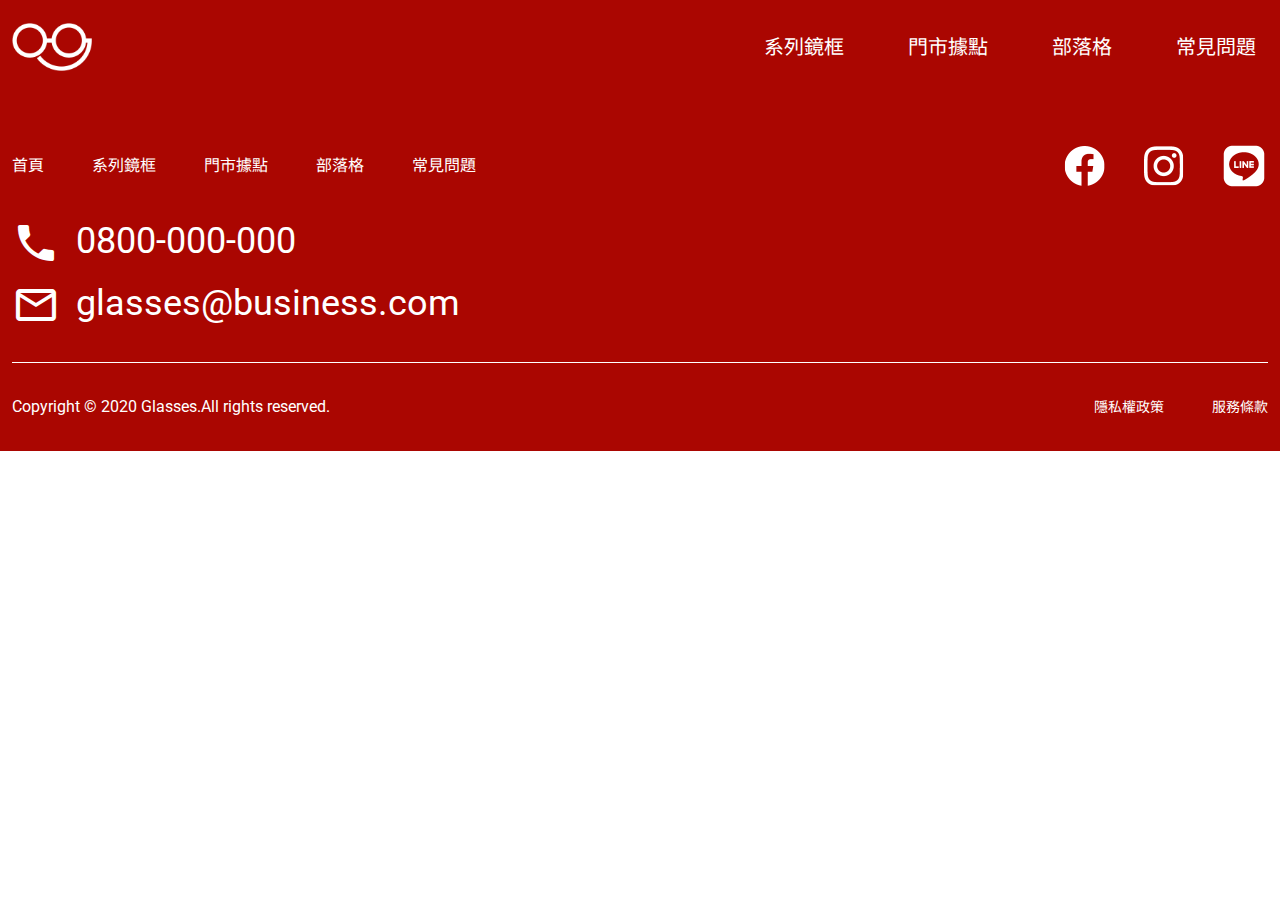
<file: index.html>
<!DOCTYPE html>
<html lang="en">

<head>
  <meta charset="UTF-8">
  <meta name="viewport" content="width=device-width, initial-scale=1.0">
  <meta http-equiv="X-UA-Compatible" content="ie=edge">
  <title>W3-眼鏡官網</title>
  <link rel="stylesheet" href="./assets/style/all.css">
</head>

<body>
  <header>
    <div class="container">
      <a href="./index.html">
        <img class="logo" src="./assets/images/logo-white.png" alt="logo">
      </a>
      <ul class="nav">
        <li class="nav-item"><a class="nav-link" href="./product-optical.html">系列鏡框</a></li>
        <li class="nav-item"><a class="nav-link" href="./stores.html">門市據點</a></li>
        <li class="nav-item"><a class="nav-link" href="./blog.html">部落格</a></li>
        <li class="nav-item"><a class="nav-link" href="./faq.html">常見問題</a></li>
      </ul>
      <div class="nav-btn">
        <span class="material-icons md-light">
          menu
        </span>
      </div>
    </div>
  </header>

  

  <footer>
    <div class="container">
      <div class="information">
        <ul class="nav">
          <li class="nav-item"><a href="./index.html" class="nav-link">首頁</a></li>
          <li class="nav-item"><a href="./product-optical.html" class="nav-link">系列鏡框</a></li>
          <li class="nav-item"><a href="./stores.html" class="nav-link">門市據點</a></li>
          <li class="nav-item"><a href="./blog.html" class="nav-link">部落格</a></li>
          <li class="nav-item"><a href="./faq.html" class="nav-link">常見問題</a></li>
        </ul>
        <ul class="social">
          <li class="social-item"><a href="https://zh-tw.facebook.com/" target="_blank" class="social-link"><img class="social-image" src="./assets/images/ic-social-fb.png" alt=""></a></li>
          <li class="social-item"><a href="https://www.instagram.com/" target="_blank" class="social-link"><img class="social-image" src="./assets/images/ic_social_ig.png" alt=""></a></li>
          <li class="social-item"><a href="https://line.me/zh-hant/" target="_blank" class="social-link"><img class="social-image" src="./assets/images/ic_social_line.png" alt=""></a></li>
        </ul>
        <ul class="contact">
          <li class="contact-item"><a href="tel:+886-800-000-000" class="contact-link"><span class="material-icons">phone</span>0800-000-000</a></li>
          <li class="contact-item"><a href="mailto:glasses@business.com" class="contact-link"><span class="material-icons">mail_outline</span>glasses@business.com</a></li>
        </ul>
      </div>
      <div class="copyright">
        <p class="copyright-item">Copyright © 2020 Glasses.All rights reserved.</p>
        <a class="copyright-item" href="#" target="_blank">隱私權政策</a>
        <a class="copyright-item" href="#" target="_blank">服務條款</a>
      </div>
    </div>
  </footer>
  <script src="./assets/js/vendors.js"></script>
  <script src="./assets/js/all.js"></script>
</body>

</html>
</file>
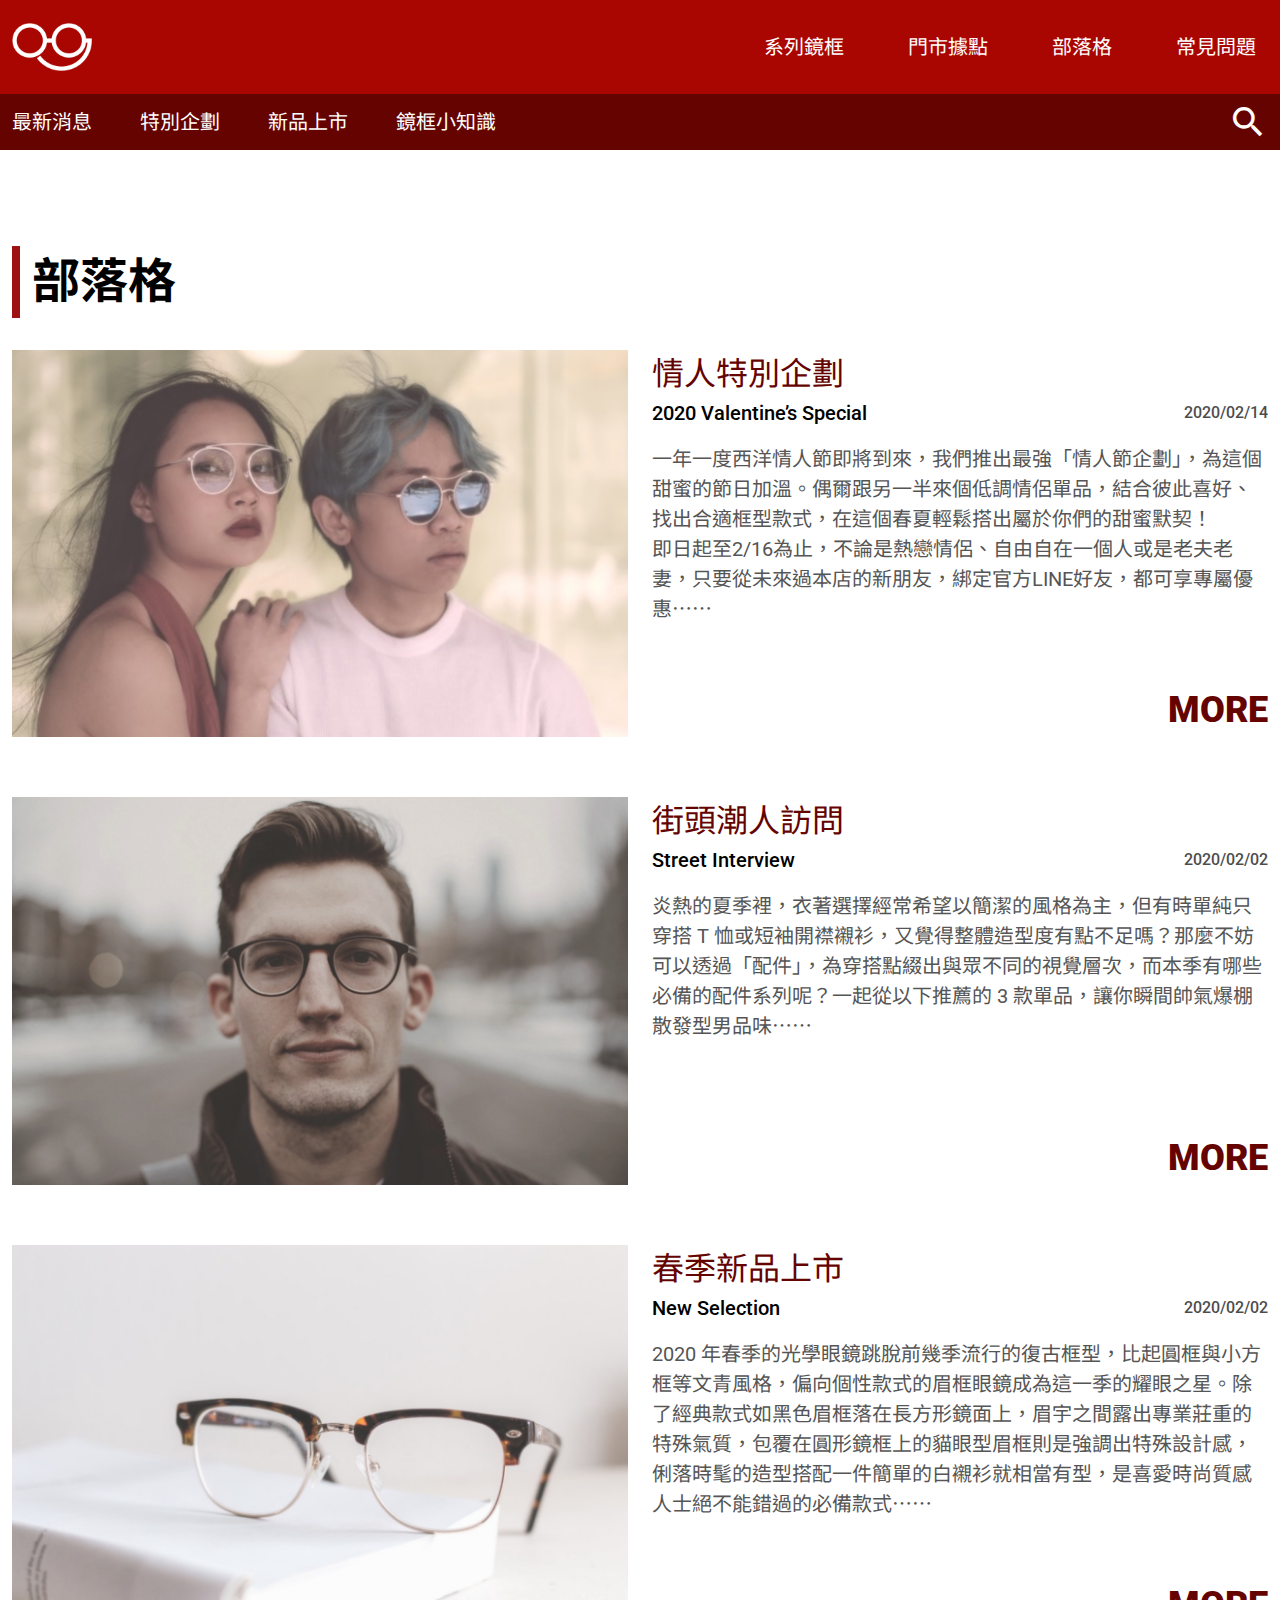
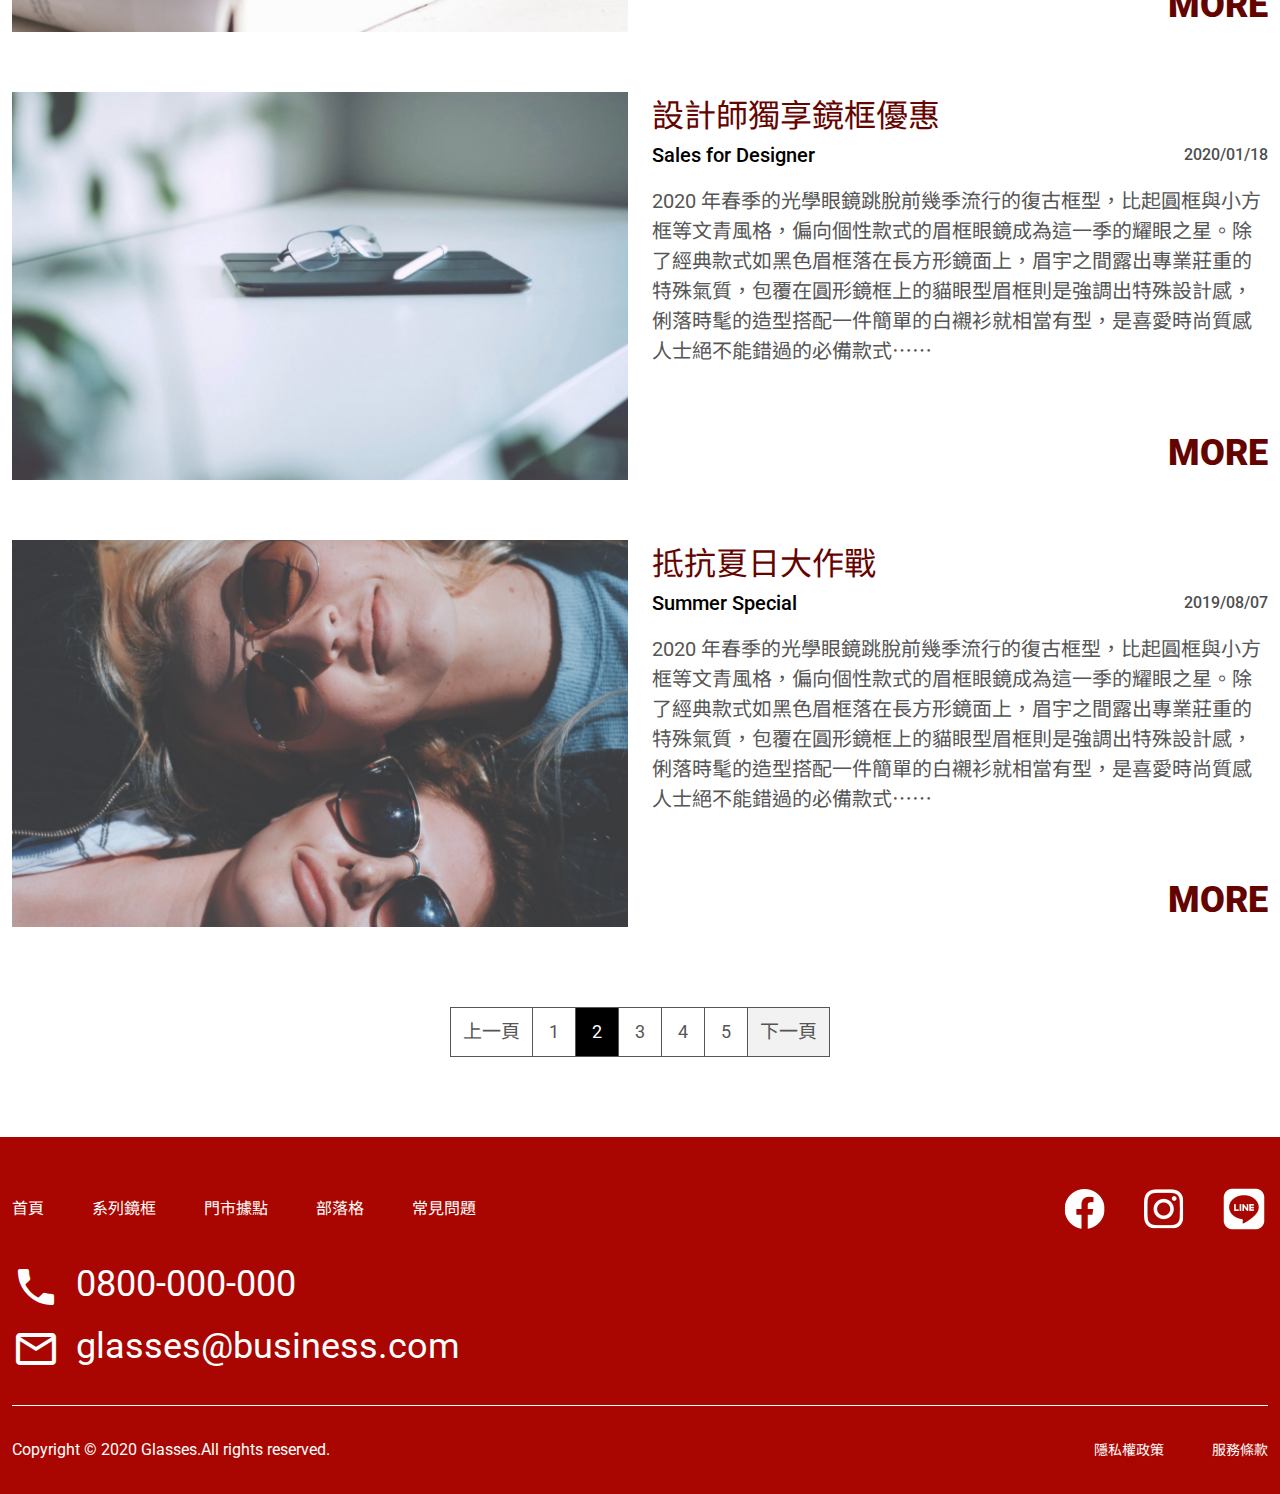
<file: blog.html>
<!DOCTYPE html>
<html lang="en">

<head>
  <meta charset="UTF-8">
  <meta name="viewport" content="width=device-width, initial-scale=1.0">
  <meta http-equiv="X-UA-Compatible" content="ie=edge">
  <title>部落格 | W3-眼鏡官網</title>
  <link rel="stylesheet" href="./assets/style/all.css">
</head>

<body>
  <header>
    <div class="container">
      <a href="./index.html">
        <img class="logo" src="./assets/images/logo-white.png" alt="logo">
      </a>
      <ul class="nav">
        <li class="nav-item"><a class="nav-link" href="./product-optical.html">系列鏡框</a></li>
        <li class="nav-item"><a class="nav-link" href="./stores.html">門市據點</a></li>
        <li class="nav-item"><a class="nav-link" href="./blog.html">部落格</a></li>
        <li class="nav-item"><a class="nav-link" href="./faq.html">常見問題</a></li>
      </ul>
      <div class="nav-btn">
        <span class="material-icons md-light">
          menu
        </span>
      </div>
    </div>
  </header>

  
<nav class="blog-nav">
  <div class="container">
    <ul class="blog-nav-list">
      <li class="blog-nav-item"><a class="blog-nav-link" href="#">最新消息</a></li>
      <li class="blog-nav-item"><a class="blog-nav-link" href="#">特別企劃</a></li>
      <li class="blog-nav-item"><a class="blog-nav-link" href="#">新品上市</a></li>
      <li class="blog-nav-item"><a class="blog-nav-link" href="#">鏡框小知識</a></li>
    </ul>
    <a class="search-link material-icons">
      search
      </a>
  </div>
</nav>

<main class="wrap">
  <div class="container">
    <h1 class="title">部落格</h1>
    <ul class="article-list">
      <li class="article-item">
        <a href="#" class="article-head"><img src="./assets/images/blog-1.png" alt="picture"></a>
        <div class="article-body">
          <h2 class="article-title">情人特別企劃</h2>
          <h3 class="article-subtitle">
            2020 Valentine’s Special<span class="article-updated">2020/02/14</span></h3>
          <p class="article-note article-note-desktop">一年一度西洋情人節即將到來，我們推出最強「情人節企劃」，為這個甜蜜的節日加溫。偶爾跟另一半來個低調情侶單品，結合彼此喜好、找出合適框型款式，在這個春夏輕鬆搭出屬於你們的甜蜜默契！ <br>即日起至2/16為止，不論是熱戀情侶、自由自在一個人或是老夫老妻，只要從未來過本店的新朋友，綁定官方LINE好友，都可享專屬優惠⋯⋯</p>
          <a href="#" class="more-link">MORE</a>
          <a class="article-note article-note-tablet">
            一年一度西洋情人節即將到來，我們推出最強「情人節企劃」，為這個甜蜜的節日加溫。偶爾跟另一半來個低調情侶單品，結合彼此喜好、找出合適框型款式，在這個春夏輕鬆搭出屬於你們的甜蜜默契！即日起至2/16為止，不論是熱戀情侶、自由自在一個人或是老夫老妻⋯⋯more
          </a>
        </div>
      </li>
      <li class="article-item">
        <a href="#" class="article-head"><img src="./assets/images/blog-2.png" alt="picture"></a>
        <div class="article-body">
          <h2 class="article-title">街頭潮人訪問</h2>
          <h3 class="article-subtitle">
            Street Interview<span class="article-updated">2020/02/02</span></h3>
          <p class="article-note article-note-desktop">
            炎熱的夏季裡，衣著選擇經常希望以簡潔的風格為主，但有時單純只穿搭 T 恤或短袖開襟襯衫，又覺得整體造型度有點不足嗎？那麼不妨可以透過「配件」，為穿搭點綴出與眾不同的視覺層次，而本季有哪些必備的配件系列呢？一起從以下推薦的 3 款單品，讓你瞬間帥氣爆棚散發型男品味⋯⋯
          </p>
          <a href="#" class="more-link">MORE</a>
          <a class="article-note article-note-tablet">炎熱的夏季裡，衣著選擇經常希望以簡潔的風格為主，但有時單純只穿搭 T 恤或短袖開襟襯衫，又覺得整體造型度有點不足嗎？那麼不妨可以透過「配件」，為穿搭點綴出與眾不同的視覺層次，而本季有哪些必備的配件系列呢？一起從以下推薦的 3 款單品，讓你瞬間帥氣⋯⋯more</a>
        </div>
      </li>
      <li class="article-item">
        <a href="#" class="article-head"><img src="./assets/images/blog-3.png" alt="picture"></a>
        <div class="article-body">
          <h2 class="article-title">春季新品上市</h2>
          <h3 class="article-subtitle">
            New Selection<span class="article-updated">2020/02/02</span></h3>
          <p class="article-note article-note-desktop">2020 年春季的光學眼鏡跳脫前幾季流行的復古框型，比起圓框與小方框等文青風格，偏向個性款式的眉框眼鏡成為這一季的耀眼之星。除了經典款式如黑色眉框落在長方形鏡面上，眉宇之間露出專業莊重的特殊氣質，包覆在圓形鏡框上的貓眼型眉框則是強調出特殊設計感，俐落時髦的造型搭配一件簡單的白襯衫就相當有型，是喜愛時尚質感人士絕不能錯過的必備款式⋯⋯</p>
          <a href="#" class="more-link">MORE</a>
          <a class="article-note article-note-tablet">
            一年一度西洋情人節即將到來，我們推出最強「情人節企劃」，為這個甜蜜的節日加溫。偶爾跟另一半來個低調情侶單品，結合彼此喜好、找出合適框型款式，在這個春夏輕鬆搭出屬於你們的甜蜜默契！即日起至2/16為止，不論是熱戀情侶、自由自在一個人或是老夫老妻⋯⋯more
          </a>
        </div>
      </li>
      <li class="article-item">
        <a href="#" class="article-head"><img src="./assets/images/blog-4.png" alt="picture"></a>
        <div class="article-body">
          <h2 class="article-title">設計師獨享鏡框優惠</h2>
          <h3 class="article-subtitle">
            Sales for Designer<span class="article-updated">2020/01/18</span></h3>
          <p class="article-note article-note-desktop">2020 年春季的光學眼鏡跳脫前幾季流行的復古框型，比起圓框與小方框等文青風格，偏向個性款式的眉框眼鏡成為這一季的耀眼之星。除了經典款式如黑色眉框落在長方形鏡面上，眉宇之間露出專業莊重的特殊氣質，包覆在圓形鏡框上的貓眼型眉框則是強調出特殊設計感，俐落時髦的造型搭配一件簡單的白襯衫就相當有型，是喜愛時尚質感人士絕不能錯過的必備款式⋯⋯</p>
          <a href="#" class="more-link">MORE</a>
          <a class="article-note article-note-tablet">2020 年春季的光學眼鏡跳脫前幾季流行的復古框型，比起圓框與小方框等文青風格，偏向個性款式的眉框眼鏡成為這一季的耀眼之星。除了經典款式如黑色眉框落在長方形鏡面上，眉宇之間露出專業莊重的特殊氣質，包覆在圓形鏡框上的貓眼型眉框則是強調出特殊設計感，⋯⋯more</a>
        </div>
      </li>
      <li class="article-item">
        <a href="#" class="article-head"><img src="./assets/images/blog-5.png" alt="picture"></a>
        <div class="article-body">
          <h2 class="article-title">抵抗夏日大作戰</h2>
          <h3 class="article-subtitle">
            Summer Special<span class="article-updated">2019/08/07</span></h3>
          <p class="article-note article-note-desktop">2020 年春季的光學眼鏡跳脫前幾季流行的復古框型，比起圓框與小方框等文青風格，偏向個性款式的眉框眼鏡成為這一季的耀眼之星。除了經典款式如黑色眉框落在長方形鏡面上，眉宇之間露出專業莊重的特殊氣質，包覆在圓形鏡框上的貓眼型眉框則是強調出特殊設計感，俐落時髦的造型搭配一件簡單的白襯衫就相當有型，是喜愛時尚質感人士絕不能錯過的必備款式⋯⋯</p>
          <a href="#" class="more-link">MORE</a>
          <a class="article-note article-note-tablet">2020 年春季的光學眼鏡跳脫前幾季流行的復古框型，比起圓框與小方框等文青風格，偏向個性款式的眉框眼鏡成為這一季的耀眼之星。除了經典款式如黑色眉框落在長方形鏡面上，眉宇之間露出專業莊重的特殊氣質，包覆在圓形鏡框上的貓眼型眉框則是強調出特殊設計感，⋯⋯more</a>
        </div>
      </li>
    </ul>

    <ul class="pagination">
      <li class="page-item"><a href="#" class="page-last-link">上一頁</a></li>
      <li class="page-item"><a href="#" class="page-link">1</a></li>
      <li class="page-item active"><a href="#" class="page-link">2</a></li>
      <li class="page-item"><a href="#" class="page-link">3</a></li>
      <li class="page-item"><a href="#" class="page-link">4</a></li>
      <li class="page-item"><a href="#" class="page-link">5</a></li>
      <li class="page-item disabled"><a href="#" class="page-next-link">下一頁</a></li>
    </ul>
  </div>
</main>

  <footer>
    <div class="container">
      <div class="information">
        <ul class="nav">
          <li class="nav-item"><a href="./index.html" class="nav-link">首頁</a></li>
          <li class="nav-item"><a href="./product-optical.html" class="nav-link">系列鏡框</a></li>
          <li class="nav-item"><a href="./stores.html" class="nav-link">門市據點</a></li>
          <li class="nav-item"><a href="./blog.html" class="nav-link">部落格</a></li>
          <li class="nav-item"><a href="./faq.html" class="nav-link">常見問題</a></li>
        </ul>
        <ul class="social">
          <li class="social-item"><a href="https://zh-tw.facebook.com/" target="_blank" class="social-link"><img class="social-image" src="./assets/images/ic-social-fb.png" alt=""></a></li>
          <li class="social-item"><a href="https://www.instagram.com/" target="_blank" class="social-link"><img class="social-image" src="./assets/images/ic_social_ig.png" alt=""></a></li>
          <li class="social-item"><a href="https://line.me/zh-hant/" target="_blank" class="social-link"><img class="social-image" src="./assets/images/ic_social_line.png" alt=""></a></li>
        </ul>
        <ul class="contact">
          <li class="contact-item"><a href="tel:+886-800-000-000" class="contact-link"><span class="material-icons">phone</span>0800-000-000</a></li>
          <li class="contact-item"><a href="mailto:glasses@business.com" class="contact-link"><span class="material-icons">mail_outline</span>glasses@business.com</a></li>
        </ul>
      </div>
      <div class="copyright">
        <p class="copyright-item">Copyright © 2020 Glasses.All rights reserved.</p>
        <a class="copyright-item" href="#" target="_blank">隱私權政策</a>
        <a class="copyright-item" href="#" target="_blank">服務條款</a>
      </div>
    </div>
  </footer>
  <script src="./assets/js/vendors.js"></script>
  <script src="./assets/js/all.js"></script>
</body>

</html>
</file>
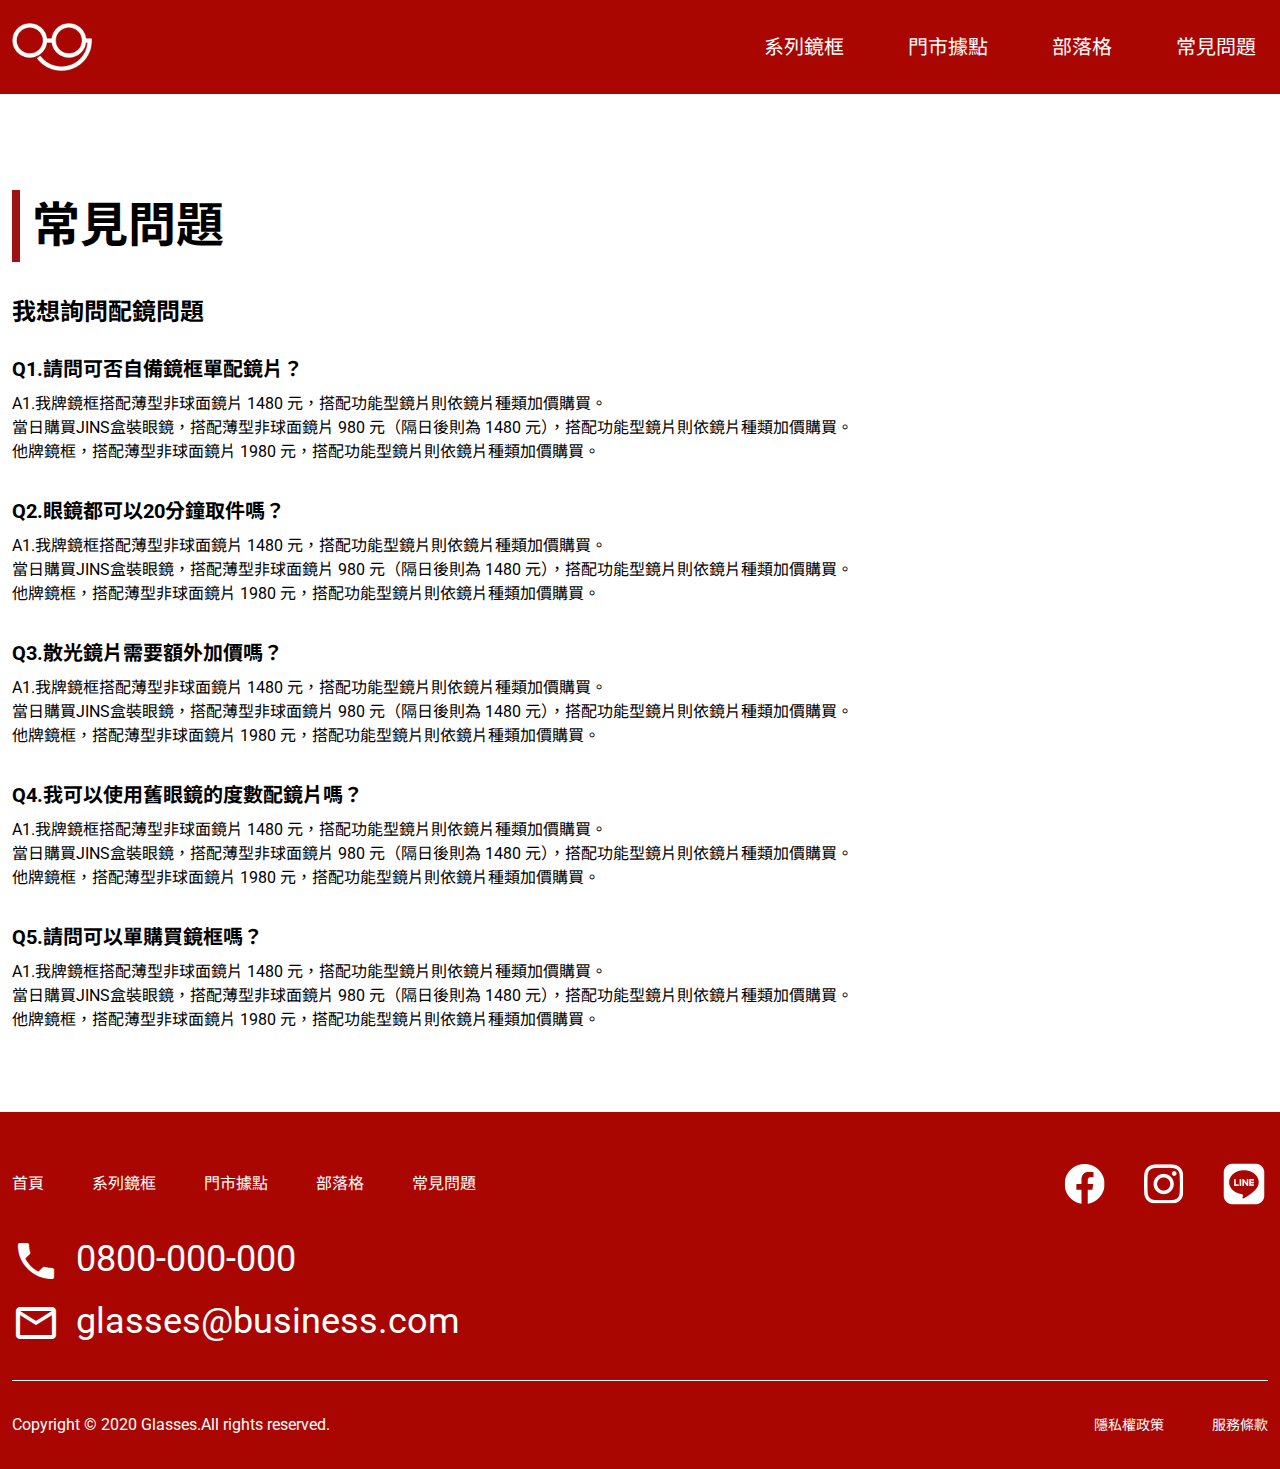
<file: faq.html>
<!DOCTYPE html>
<html lang="en">

<head>
  <meta charset="UTF-8">
  <meta name="viewport" content="width=device-width, initial-scale=1.0">
  <meta http-equiv="X-UA-Compatible" content="ie=edge">
  <title>常見問題 | W3-眼鏡官網</title>
  <link rel="stylesheet" href="./assets/style/all.css">
</head>

<body>
  <header>
    <div class="container">
      <a href="./index.html">
        <img class="logo" src="./assets/images/logo-white.png" alt="logo">
      </a>
      <ul class="nav">
        <li class="nav-item"><a class="nav-link" href="./product-optical.html">系列鏡框</a></li>
        <li class="nav-item"><a class="nav-link" href="./stores.html">門市據點</a></li>
        <li class="nav-item"><a class="nav-link" href="./blog.html">部落格</a></li>
        <li class="nav-item"><a class="nav-link" href="./faq.html">常見問題</a></li>
      </ul>
      <div class="nav-btn">
        <span class="material-icons md-light">
          menu
        </span>
      </div>
    </div>
  </header>

  
<main class="wrap">
  <div class="container">
    <h1 class="title">常見問題</h1>
    <h2 class="subtitle">我想詢問配鏡問題</h2>
    <ul class="faq-list">
      <li class="faq-item">
        <h3>Q1.請問可否自備鏡框單配鏡片？</h3>
        <p>A1.我牌鏡框搭配薄型非球面鏡片 1480 元，搭配功能型鏡片則依鏡片種類加價購買。 <br>當日購買JINS盒裝眼鏡，搭配薄型非球面鏡片 980 元（隔日後則為 1480 元），搭配功能型鏡片則依鏡片種類加價購買。 <br>他牌鏡框，搭配薄型非球面鏡片 1980 元，搭配功能型鏡片則依鏡片種類加價購買。</p>
      </li>
      <li class="faq-item">
        <h3>Q2.眼鏡都可以20分鐘取件嗎？</h3>
        <p>A1.我牌鏡框搭配薄型非球面鏡片 1480 元，搭配功能型鏡片則依鏡片種類加價購買。 <br>當日購買JINS盒裝眼鏡，搭配薄型非球面鏡片 980 元（隔日後則為 1480 元），搭配功能型鏡片則依鏡片種類加價購買。 <br>他牌鏡框，搭配薄型非球面鏡片 1980 元，搭配功能型鏡片則依鏡片種類加價購買。</p>
      </li>
      <li class="faq-item">
        <h3>Q3.散光鏡片需要額外加價嗎？</h3>
        <p>A1.我牌鏡框搭配薄型非球面鏡片 1480 元，搭配功能型鏡片則依鏡片種類加價購買。 <br>當日購買JINS盒裝眼鏡，搭配薄型非球面鏡片 980 元（隔日後則為 1480 元），搭配功能型鏡片則依鏡片種類加價購買。 <br>他牌鏡框，搭配薄型非球面鏡片 1980 元，搭配功能型鏡片則依鏡片種類加價購買。</p>
      </li>
      <li class="faq-item">
        <h3>Q4.我可以使用舊眼鏡的度數配鏡片嗎？</h3>
        <p>A1.我牌鏡框搭配薄型非球面鏡片 1480 元，搭配功能型鏡片則依鏡片種類加價購買。 <br>當日購買JINS盒裝眼鏡，搭配薄型非球面鏡片 980 元（隔日後則為 1480 元），搭配功能型鏡片則依鏡片種類加價購買。 <br>他牌鏡框，搭配薄型非球面鏡片 1980 元，搭配功能型鏡片則依鏡片種類加價購買。</p>
      </li>
      <li class="faq-item">
        <h3>Q5.請問可以單購買鏡框嗎？</h3>
        <p>A1.我牌鏡框搭配薄型非球面鏡片 1480 元，搭配功能型鏡片則依鏡片種類加價購買。 <br>當日購買JINS盒裝眼鏡，搭配薄型非球面鏡片 980 元（隔日後則為 1480 元），搭配功能型鏡片則依鏡片種類加價購買。 <br>他牌鏡框，搭配薄型非球面鏡片 1980 元，搭配功能型鏡片則依鏡片種類加價購買。</p>
      </li>
    </ul>
  </div>
</main>

  <footer>
    <div class="container">
      <div class="information">
        <ul class="nav">
          <li class="nav-item"><a href="./index.html" class="nav-link">首頁</a></li>
          <li class="nav-item"><a href="./product-optical.html" class="nav-link">系列鏡框</a></li>
          <li class="nav-item"><a href="./stores.html" class="nav-link">門市據點</a></li>
          <li class="nav-item"><a href="./blog.html" class="nav-link">部落格</a></li>
          <li class="nav-item"><a href="./faq.html" class="nav-link">常見問題</a></li>
        </ul>
        <ul class="social">
          <li class="social-item"><a href="https://zh-tw.facebook.com/" target="_blank" class="social-link"><img class="social-image" src="./assets/images/ic-social-fb.png" alt=""></a></li>
          <li class="social-item"><a href="https://www.instagram.com/" target="_blank" class="social-link"><img class="social-image" src="./assets/images/ic_social_ig.png" alt=""></a></li>
          <li class="social-item"><a href="https://line.me/zh-hant/" target="_blank" class="social-link"><img class="social-image" src="./assets/images/ic_social_line.png" alt=""></a></li>
        </ul>
        <ul class="contact">
          <li class="contact-item"><a href="tel:+886-800-000-000" class="contact-link"><span class="material-icons">phone</span>0800-000-000</a></li>
          <li class="contact-item"><a href="mailto:glasses@business.com" class="contact-link"><span class="material-icons">mail_outline</span>glasses@business.com</a></li>
        </ul>
      </div>
      <div class="copyright">
        <p class="copyright-item">Copyright © 2020 Glasses.All rights reserved.</p>
        <a class="copyright-item" href="#" target="_blank">隱私權政策</a>
        <a class="copyright-item" href="#" target="_blank">服務條款</a>
      </div>
    </div>
  </footer>
  <script src="./assets/js/vendors.js"></script>
  <script src="./assets/js/all.js"></script>
</body>

</html>
</file>
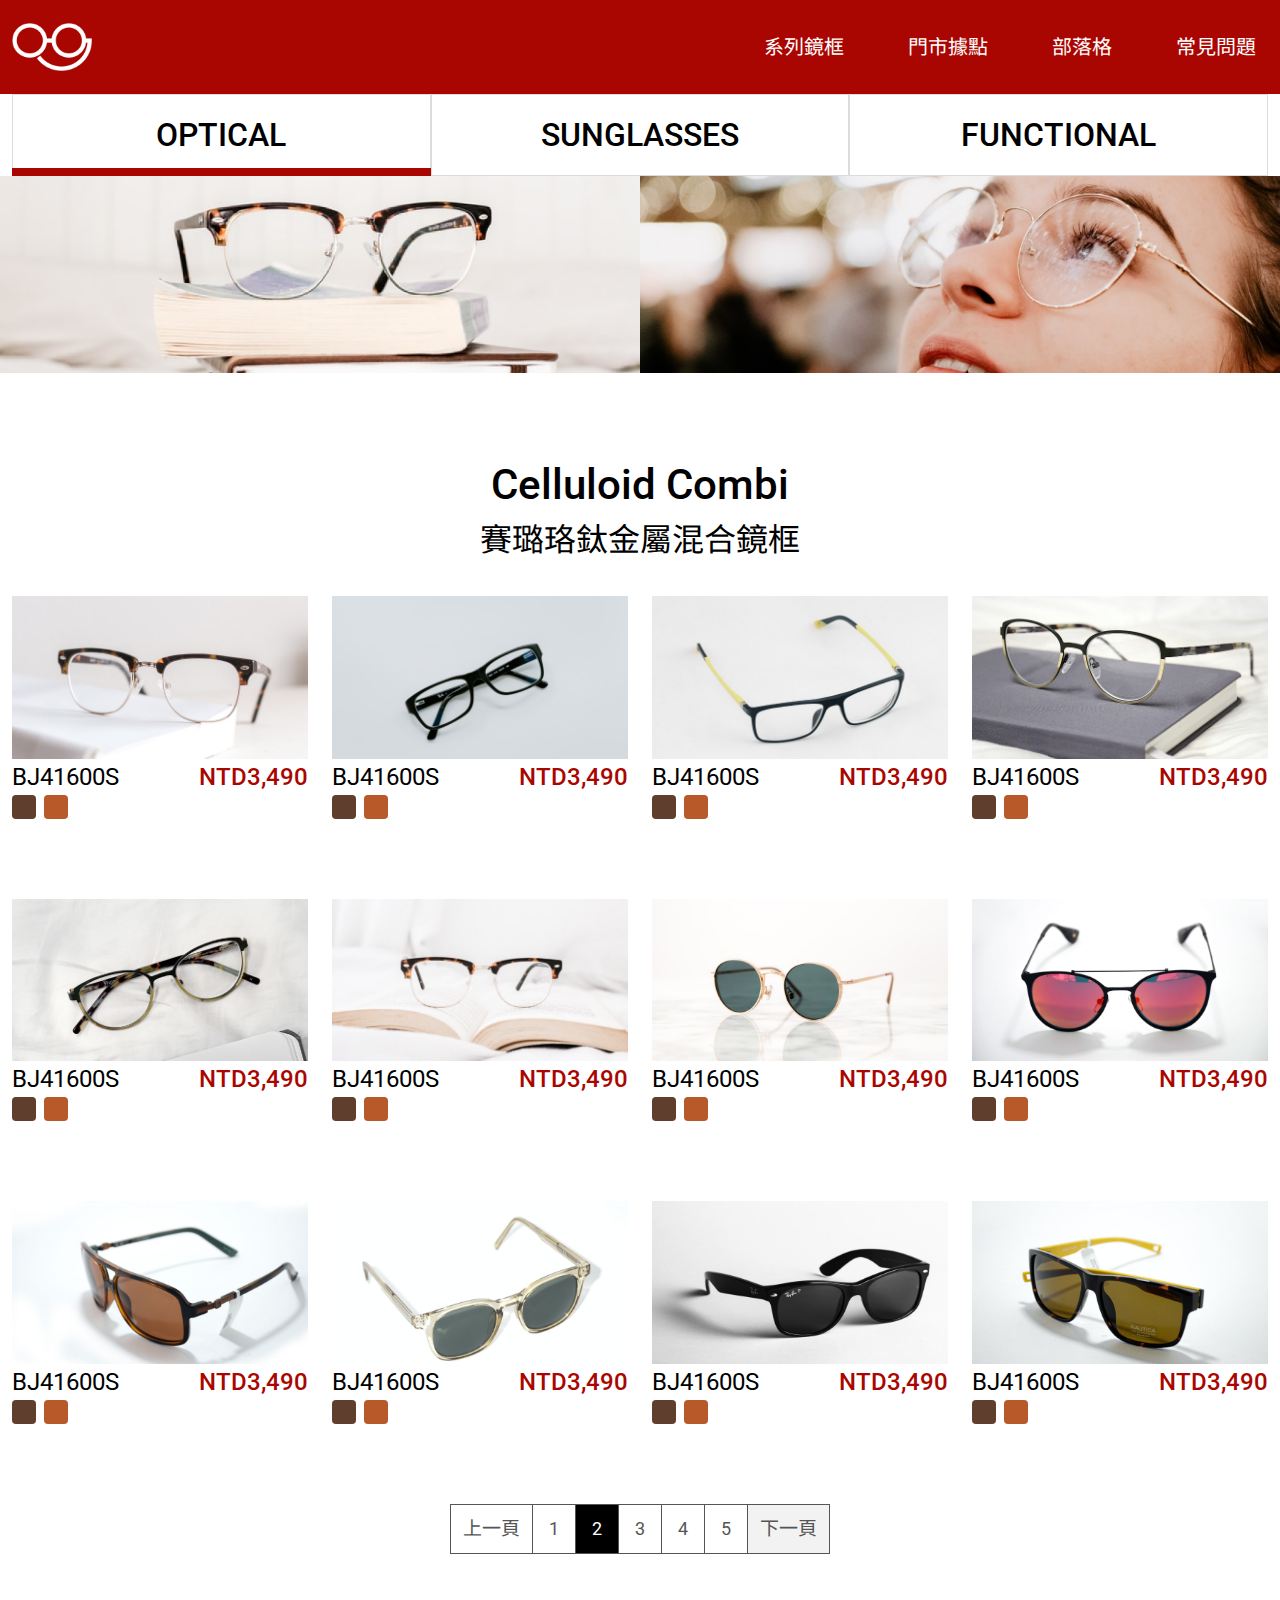
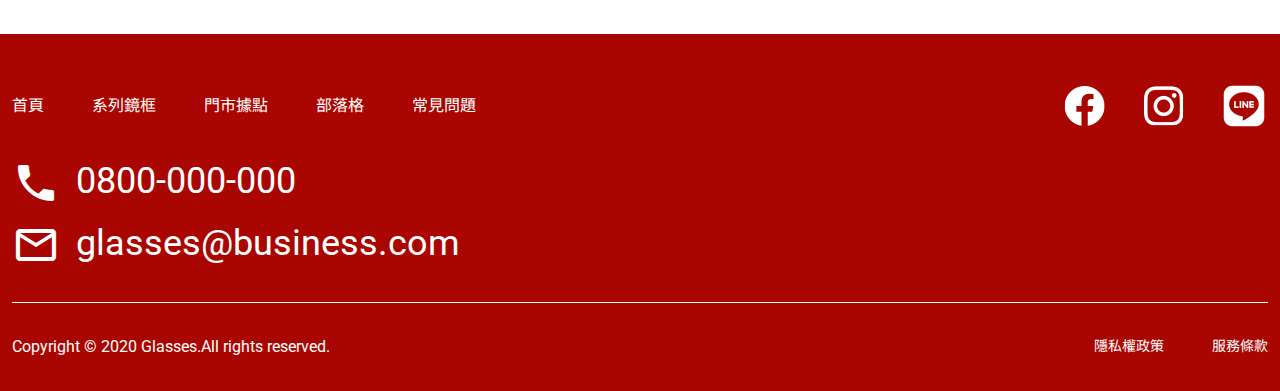
<file: product-optical.html>
<!DOCTYPE html>
<html lang="en">

<head>
  <meta charset="UTF-8">
  <meta name="viewport" content="width=device-width, initial-scale=1.0">
  <meta http-equiv="X-UA-Compatible" content="ie=edge">
  <title>OPTICAL | 系列鏡框 | W3-眼鏡官網</title>
  <link rel="stylesheet" href="./assets/style/all.css">
</head>

<body>
  <header>
    <div class="container">
      <a href="./index.html">
        <img class="logo" src="./assets/images/logo-white.png" alt="logo">
      </a>
      <ul class="nav">
        <li class="nav-item"><a class="nav-link" href="./product-optical.html">系列鏡框</a></li>
        <li class="nav-item"><a class="nav-link" href="./stores.html">門市據點</a></li>
        <li class="nav-item"><a class="nav-link" href="./blog.html">部落格</a></li>
        <li class="nav-item"><a class="nav-link" href="./faq.html">常見問題</a></li>
      </ul>
      <div class="nav-btn">
        <span class="material-icons md-light">
          menu
        </span>
      </div>
    </div>
  </header>

  
<ul class="tab">
  <li class="tab-item active"><a href="./product-optical.html" class="tab-link">OPTICAL</a></li>
  <li class="tab-item"><a href="./product-sunglasses.html" class="tab-link">SUNGLASSES</a></li>
  <li class="tab-item"><a href="#" class="tab-link">FUNCTIONAL</a></li>
</ul>

<div class="banner mobile-none">
  <img src="./assets/images/product-header-1.png" alt="product-header">
  <img src="./assets/images/product-header-2.png" alt="product-header">
</div>

<div class="banner desktop-none">
  <img src="./assets/images/product-header-sm-1.png" alt="product-header">
  <img src="./assets/images/product-header-sm-2.png" alt="product-header">
</div>

<main class="wrap product">
  <div class="container">
    <h1 class="product-title">Celluloid Combi</h1>
    <h2 class="product-subtitle">賽璐珞鈦金屬混合鏡框</h2>

    <ul class="product-wrap">
      <li class="product-card card-1-2-4">
        <a href="#" class="product-link">
          <img src="./assets/images/product-1.png" alt="" class="product-picture">
          <h3 class="product-name">BJ41600S</h3>
          <p class="prodcut-price">NTD3,490</p>
          <div class="product-color">
            <span class="bg-brown" title="無印棕"></span>
            <span class="bg-orange" title="咖啡橘"></span>
          </div>
        </a>
      </li>
      <li class="product-card card-1-2-4">
        <a href="#" class="product-link">
          <img src="./assets/images/product-2.png" alt="" class="product-picture">
          <h3 class="product-name">BJ41600S</h3>
          <p class="prodcut-price">NTD3,490</p>
          <div class="product-color">
            <span class="bg-brown" title="無印棕"></span>
            <span class="bg-orange" title="咖啡橘"></span>
          </div>
        </a>
      </li>
      <li class="product-card card-1-2-4">
        <a href="#" class="product-link">
          <img src="./assets/images/product-3.png" alt="" class="product-picture">
          <h3 class="product-name">BJ41600S</h3>
          <p class="prodcut-price">NTD3,490</p>
          <div class="product-color">
            <span class="bg-brown" title="無印棕"></span>
            <span class="bg-orange" title="咖啡橘"></span>
          </div>
        </a>
      </li>
      <li class="product-card card-1-2-4">
        <a href="#" class="product-link">
          <img src="./assets/images/product-4.png" alt="" class="product-picture">
          <h3 class="product-name">BJ41600S</h3>
          <p class="prodcut-price">NTD3,490</p>
          <div class="product-color">
            <span class="bg-brown" title="無印棕"></span>
            <span class="bg-orange" title="咖啡橘"></span>
          </div>
        </a>
      </li>
      <li class="product-card card-1-2-4">
        <a href="#" class="product-link">
          <img src="./assets/images/product-5.png" alt="" class="product-picture">
          <h3 class="product-name">BJ41600S</h3>
          <p class="prodcut-price">NTD3,490</p>
          <div class="product-color">
            <span class="bg-brown" title="無印棕"></span>
            <span class="bg-orange" title="咖啡橘"></span>
          </div>
        </a>
      </li>
      <li class="product-card card-1-2-4">
        <a href="#" class="product-link">
          <img src="./assets/images/product-6.png" alt="" class="product-picture">
          <h3 class="product-name">BJ41600S</h3>
          <p class="prodcut-price">NTD3,490</p>
          <div class="product-color">
            <span class="bg-brown" title="無印棕"></span>
            <span class="bg-orange" title="咖啡橘"></span>
          </div>
        </a>
      </li>
      <li class="product-card card-1-2-4">
        <a href="#" class="product-link">
          <img src="./assets/images/product-7.png" alt="" class="product-picture">
          <h3 class="product-name">BJ41600S</h3>
          <p class="prodcut-price">NTD3,490</p>
          <div class="product-color">
            <span class="bg-brown" title="無印棕"></span>
            <span class="bg-orange" title="咖啡橘"></span>
          </div>
        </a>
      </li>
      <li class="product-card card-1-2-4">
        <a href="#" class="product-link">
          <img src="./assets/images/product-8.png" alt="" class="product-picture">
          <h3 class="product-name">BJ41600S</h3>
          <p class="prodcut-price">NTD3,490</p>
          <div class="product-color">
            <span class="bg-brown" title="無印棕"></span>
            <span class="bg-orange" title="咖啡橘"></span>
          </div>
        </a>
      </li>
      <li class="product-card card-1-2-4">
        <a href="#" class="product-link">
          <img src="./assets/images/product-9.png" alt="" class="product-picture">
          <h3 class="product-name">BJ41600S</h3>
          <p class="prodcut-price">NTD3,490</p>
          <div class="product-color">
            <span class="bg-brown" title="無印棕"></span>
            <span class="bg-orange" title="咖啡橘"></span>
          </div>
        </a>
      </li>
      <li class="product-card card-1-2-4">
        <a href="#" class="product-link">
          <img src="./assets/images/product-10.png" alt="" class="product-picture">
          <h3 class="product-name">BJ41600S</h3>
          <p class="prodcut-price">NTD3,490</p>
          <div class="product-color">
            <span class="bg-brown" title="無印棕"></span>
            <span class="bg-orange" title="咖啡橘"></span>
          </div>
        </a>
      </li>
      <li class="product-card card-1-2-4">
        <a href="#" class="product-link">
          <img src="./assets/images/product-11.png" alt="" class="product-picture">
          <h3 class="product-name">BJ41600S</h3>
          <p class="prodcut-price">NTD3,490</p>
          <div class="product-color">
            <span class="bg-brown" title="無印棕"></span>
            <span class="bg-orange" title="咖啡橘"></span>
          </div>
        </a>
      </li>
      <li class="product-card card-1-2-4">
        <a href="#" class="product-link">
          <img src="./assets/images/product-12.png" alt="" class="product-picture">
          <h3 class="product-name">BJ41600S</h3>
          <p class="prodcut-price">NTD3,490</p>
          <div class="product-color">
            <span class="bg-brown" title="無印棕"></span>
            <span class="bg-orange" title="咖啡橘"></span>
          </div>
        </a>
      </li>
    </ul>

    <ul class="pagination">
      <li class="page-item"><a href="#" class="page-last-link">上一頁</a></li>
      <li class="page-item"><a href="#" class="page-link">1</a></li>
      <li class="page-item active"><a href="#" class="page-link">2</a></li>
      <li class="page-item"><a href="#" class="page-link">3</a></li>
      <li class="page-item"><a href="#" class="page-link">4</a></li>
      <li class="page-item"><a href="#" class="page-link">5</a></li>
      <li class="page-item disabled"><a href="#" class="page-next-link">下一頁</a></li>
    </ul>
  </div>
</main>


  <footer>
    <div class="container">
      <div class="information">
        <ul class="nav">
          <li class="nav-item"><a href="./index.html" class="nav-link">首頁</a></li>
          <li class="nav-item"><a href="./product-optical.html" class="nav-link">系列鏡框</a></li>
          <li class="nav-item"><a href="./stores.html" class="nav-link">門市據點</a></li>
          <li class="nav-item"><a href="./blog.html" class="nav-link">部落格</a></li>
          <li class="nav-item"><a href="./faq.html" class="nav-link">常見問題</a></li>
        </ul>
        <ul class="social">
          <li class="social-item"><a href="https://zh-tw.facebook.com/" target="_blank" class="social-link"><img class="social-image" src="./assets/images/ic-social-fb.png" alt=""></a></li>
          <li class="social-item"><a href="https://www.instagram.com/" target="_blank" class="social-link"><img class="social-image" src="./assets/images/ic_social_ig.png" alt=""></a></li>
          <li class="social-item"><a href="https://line.me/zh-hant/" target="_blank" class="social-link"><img class="social-image" src="./assets/images/ic_social_line.png" alt=""></a></li>
        </ul>
        <ul class="contact">
          <li class="contact-item"><a href="tel:+886-800-000-000" class="contact-link"><span class="material-icons">phone</span>0800-000-000</a></li>
          <li class="contact-item"><a href="mailto:glasses@business.com" class="contact-link"><span class="material-icons">mail_outline</span>glasses@business.com</a></li>
        </ul>
      </div>
      <div class="copyright">
        <p class="copyright-item">Copyright © 2020 Glasses.All rights reserved.</p>
        <a class="copyright-item" href="#" target="_blank">隱私權政策</a>
        <a class="copyright-item" href="#" target="_blank">服務條款</a>
      </div>
    </div>
  </footer>
  <script src="./assets/js/vendors.js"></script>
  <script src="./assets/js/all.js"></script>
</body>

</html>
</file>
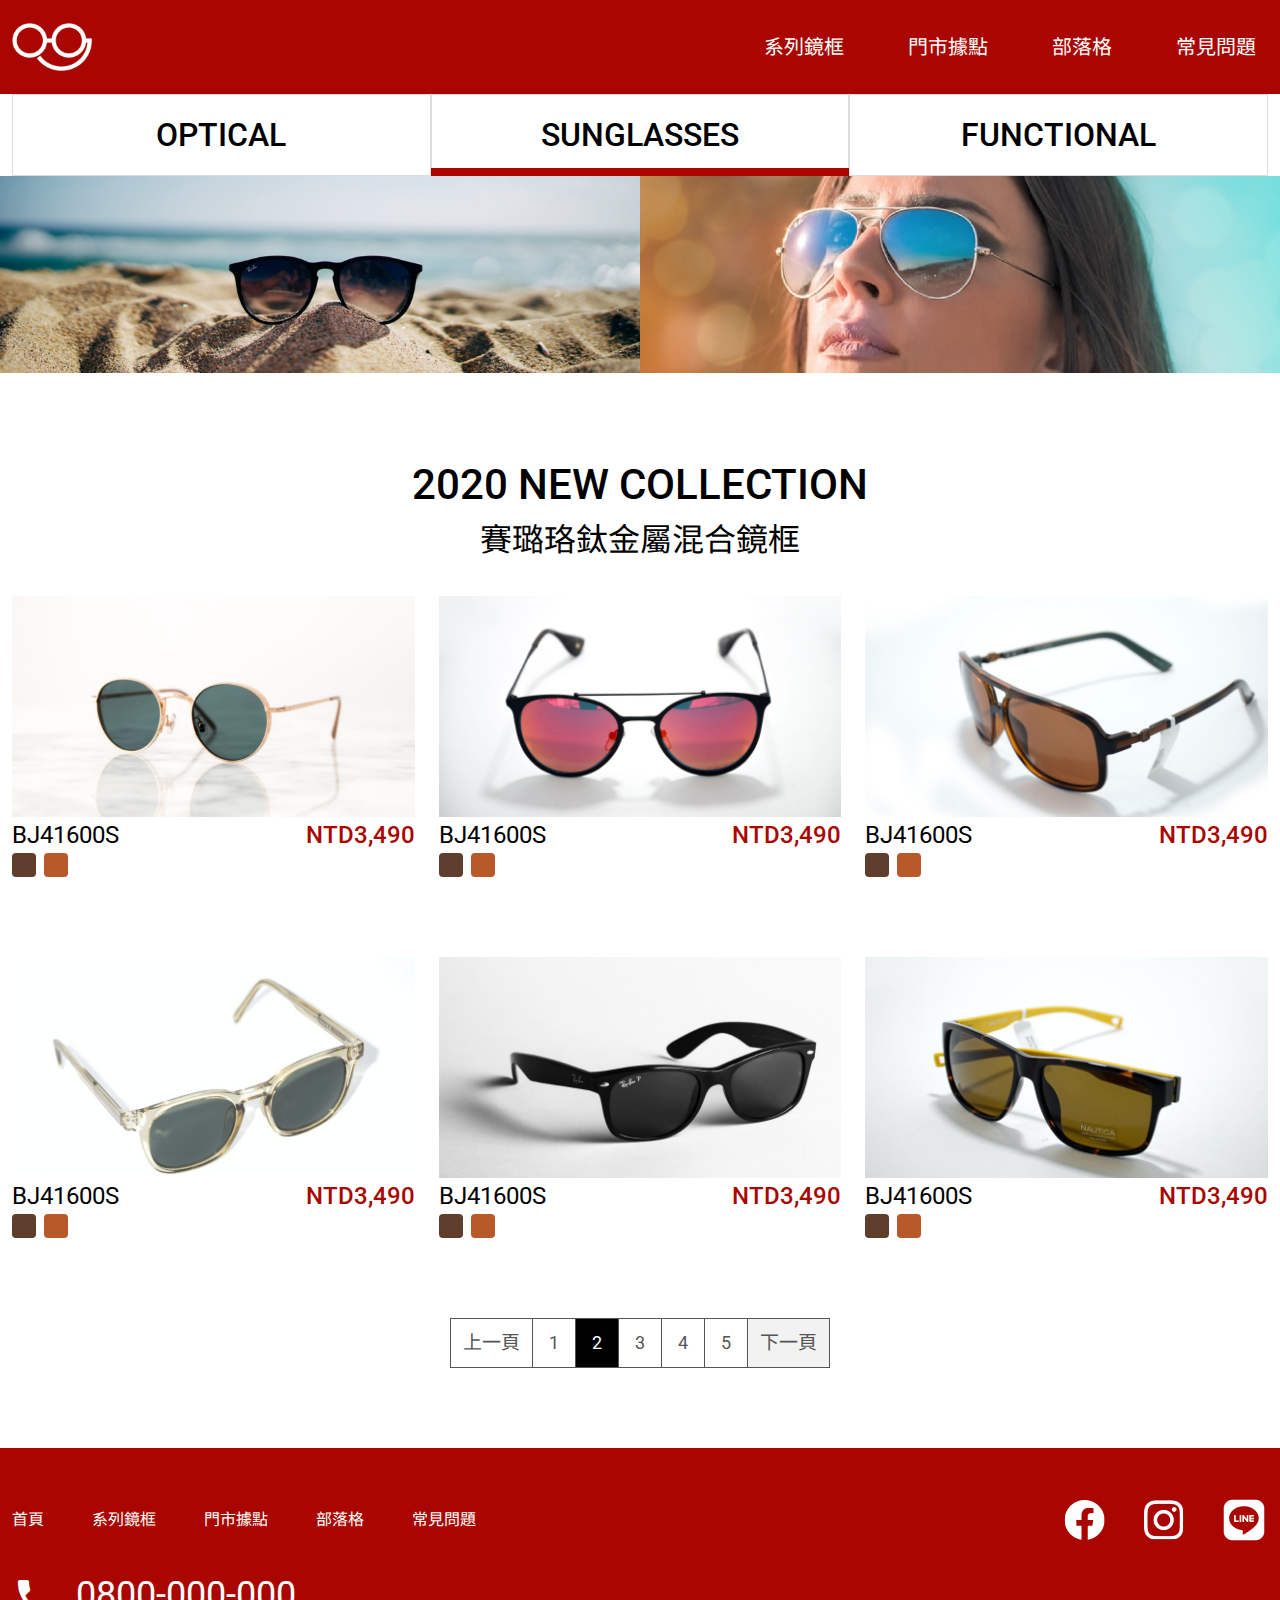
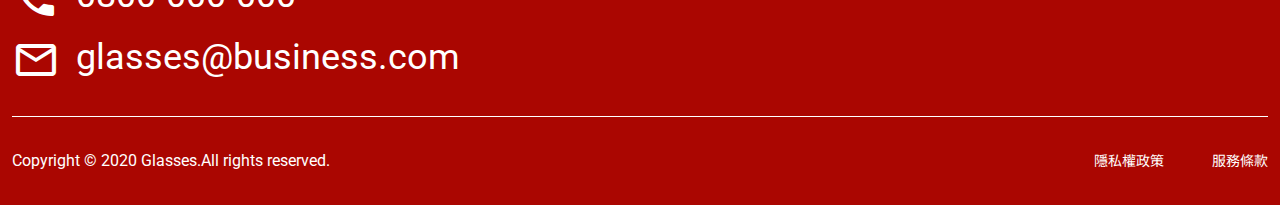
<file: product-sunglasses.html>
<!DOCTYPE html>
<html lang="en">

<head>
  <meta charset="UTF-8">
  <meta name="viewport" content="width=device-width, initial-scale=1.0">
  <meta http-equiv="X-UA-Compatible" content="ie=edge">
  <title>SUNGLASSES | 系列鏡框 | W3-眼鏡官網</title>
  <link rel="stylesheet" href="./assets/style/all.css">
</head>

<body>
  <header>
    <div class="container">
      <a href="./index.html">
        <img class="logo" src="./assets/images/logo-white.png" alt="logo">
      </a>
      <ul class="nav">
        <li class="nav-item"><a class="nav-link" href="./product-optical.html">系列鏡框</a></li>
        <li class="nav-item"><a class="nav-link" href="./stores.html">門市據點</a></li>
        <li class="nav-item"><a class="nav-link" href="./blog.html">部落格</a></li>
        <li class="nav-item"><a class="nav-link" href="./faq.html">常見問題</a></li>
      </ul>
      <div class="nav-btn">
        <span class="material-icons md-light">
          menu
        </span>
      </div>
    </div>
  </header>

  
<ul class="tab">
  <li class="tab-item"><a href="./product-optical.html" class="tab-link">OPTICAL</a></li>
  <li class="tab-item active"><a href="./product-sunglasses.html" class="tab-link">SUNGLASSES</a></li>
  <li class="tab-item"><a href="#" class="tab-link">FUNCTIONAL</a></li>
</ul>

<div class="banner mobile-none">
  <img src="./assets/images/product-header-3.png" alt="product-header">
  <img src="./assets/images/product-header-4.png" alt="product-header">
</div>

<div class="banner desktop-none">
  <img src="./assets/images/product-header-sm-3.png" alt="product-header">
  <img src="./assets/images/product-header-sm-4.png" alt="product-header">
</div>

<main class="wrap product">
  <div class="container">
    <h1 class="product-title">2020 NEW COLLECTION</h1>
    <h2 class="product-subtitle">賽璐珞鈦金屬混合鏡框</h2>

    <ul class="product-wrap">
      <li class="product-card card-1-2-3">
        <a href="#" class="product-link">
          <img src="./assets/images/product-7.png" alt="" class="product-picture">
          <h3 class="product-name">BJ41600S</h3>
          <p class="prodcut-price">NTD3,490</p>
          <div class="product-color">
            <span class="bg-brown" title="無印棕"></span>
            <span class="bg-orange" title="咖啡橘"></span>
          </div>
        </a>
      </li>
      <li class="product-card card-1-2-3">
        <a href="#" class="product-link">
          <img src="./assets/images/product-8.png" alt="" class="product-picture">
          <h3 class="product-name">BJ41600S</h3>
          <p class="prodcut-price">NTD3,490</p>
          <div class="product-color">
            <span class="bg-brown" title="無印棕"></span>
            <span class="bg-orange" title="咖啡橘"></span>
          </div>
        </a>
      </li>
      <li class="product-card card-1-2-3">
        <a href="#" class="product-link">
          <img src="./assets/images/product-9.png" alt="" class="product-picture">
          <h3 class="product-name">BJ41600S</h3>
          <p class="prodcut-price">NTD3,490</p>
          <div class="product-color">
            <span class="bg-brown" title="無印棕"></span>
            <span class="bg-orange" title="咖啡橘"></span>
          </div>
        </a>
      </li>
      <li class="product-card card-1-2-3">
        <a href="#" class="product-link">
          <img src="./assets/images/product-10.png" alt="" class="product-picture">
          <h3 class="product-name">BJ41600S</h3>
          <p class="prodcut-price">NTD3,490</p>
          <div class="product-color">
            <span class="bg-brown" title="無印棕"></span>
            <span class="bg-orange" title="咖啡橘"></span>
          </div>
        </a>
      </li>
      <li class="product-card card-1-2-3">
        <a href="#" class="product-link">
          <img src="./assets/images/product-11.png" alt="" class="product-picture">
          <h3 class="product-name">BJ41600S</h3>
          <p class="prodcut-price">NTD3,490</p>
          <div class="product-color">
            <span class="bg-brown" title="無印棕"></span>
            <span class="bg-orange" title="咖啡橘"></span>
          </div>
        </a>
      </li>
      <li class="product-card card-1-2-3">
        <a href="#" class="product-link">
          <img src="./assets/images/product-12.png" alt="" class="product-picture">
          <h3 class="product-name">BJ41600S</h3>
          <p class="prodcut-price">NTD3,490</p>
          <div class="product-color">
            <span class="bg-brown" title="無印棕"></span>
            <span class="bg-orange" title="咖啡橘"></span>
          </div>
        </a>
      </li>
    </ul>

    <ul class="pagination">
      <li class="page-item"><a href="#" class="page-last-link">上一頁</a></li>
      <li class="page-item"><a href="#" class="page-link">1</a></li>
      <li class="page-item active"><a href="#" class="page-link">2</a></li>
      <li class="page-item"><a href="#" class="page-link">3</a></li>
      <li class="page-item"><a href="#" class="page-link">4</a></li>
      <li class="page-item"><a href="#" class="page-link">5</a></li>
      <li class="page-item disabled"><a href="#" class="page-next-link">下一頁</a></li>
    </ul>
  </div>
</main>


  <footer>
    <div class="container">
      <div class="information">
        <ul class="nav">
          <li class="nav-item"><a href="./index.html" class="nav-link">首頁</a></li>
          <li class="nav-item"><a href="./product-optical.html" class="nav-link">系列鏡框</a></li>
          <li class="nav-item"><a href="./stores.html" class="nav-link">門市據點</a></li>
          <li class="nav-item"><a href="./blog.html" class="nav-link">部落格</a></li>
          <li class="nav-item"><a href="./faq.html" class="nav-link">常見問題</a></li>
        </ul>
        <ul class="social">
          <li class="social-item"><a href="https://zh-tw.facebook.com/" target="_blank" class="social-link"><img class="social-image" src="./assets/images/ic-social-fb.png" alt=""></a></li>
          <li class="social-item"><a href="https://www.instagram.com/" target="_blank" class="social-link"><img class="social-image" src="./assets/images/ic_social_ig.png" alt=""></a></li>
          <li class="social-item"><a href="https://line.me/zh-hant/" target="_blank" class="social-link"><img class="social-image" src="./assets/images/ic_social_line.png" alt=""></a></li>
        </ul>
        <ul class="contact">
          <li class="contact-item"><a href="tel:+886-800-000-000" class="contact-link"><span class="material-icons">phone</span>0800-000-000</a></li>
          <li class="contact-item"><a href="mailto:glasses@business.com" class="contact-link"><span class="material-icons">mail_outline</span>glasses@business.com</a></li>
        </ul>
      </div>
      <div class="copyright">
        <p class="copyright-item">Copyright © 2020 Glasses.All rights reserved.</p>
        <a class="copyright-item" href="#" target="_blank">隱私權政策</a>
        <a class="copyright-item" href="#" target="_blank">服務條款</a>
      </div>
    </div>
  </footer>
  <script src="./assets/js/vendors.js"></script>
  <script src="./assets/js/all.js"></script>
</body>

</html>
</file>
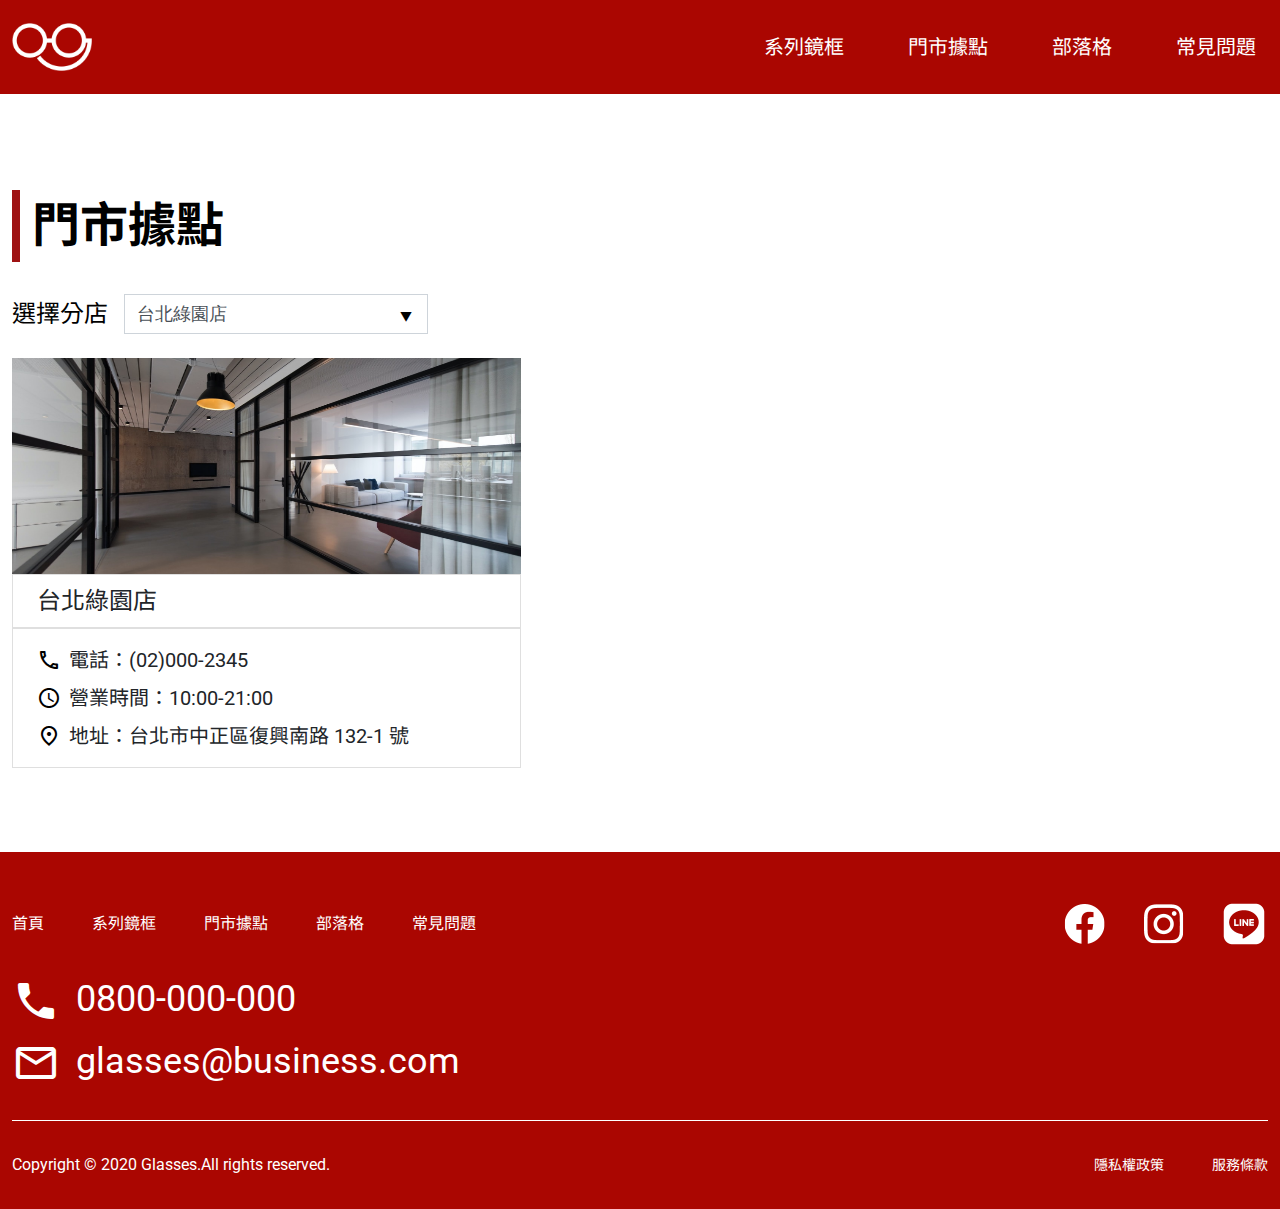
<file: store-page.html>
<!DOCTYPE html>
<html lang="en">

<head>
  <meta charset="UTF-8">
  <meta name="viewport" content="width=device-width, initial-scale=1.0">
  <meta http-equiv="X-UA-Compatible" content="ie=edge">
  <title>台北中山旗艦店 | 門市據點 | W3-眼鏡官網</title>
  <link rel="stylesheet" href="./assets/style/all.css">
</head>

<body>
  <header>
    <div class="container">
      <a href="./index.html">
        <img class="logo" src="./assets/images/logo-white.png" alt="logo">
      </a>
      <ul class="nav">
        <li class="nav-item"><a class="nav-link" href="./product-optical.html">系列鏡框</a></li>
        <li class="nav-item"><a class="nav-link" href="./stores.html">門市據點</a></li>
        <li class="nav-item"><a class="nav-link" href="./blog.html">部落格</a></li>
        <li class="nav-item"><a class="nav-link" href="./faq.html">常見問題</a></li>
      </ul>
      <div class="nav-btn">
        <span class="material-icons md-light">
          menu
        </span>
      </div>
    </div>
  </header>

  
<main class="wrap">
  <div class="container">
    <h1 class="title">門市據點</h1>
    <div class="option">
      <p class="option-title">選擇分店</p>
      <select>
        <option value="台北中山旗艦店">台北中山旗艦店</option>
        <option value="台北綠園店" selected>台北綠園店</option>
        <option value="台中清水旗艦店">台中清水旗艦店</option>
        <option value="高雄中正形象店">高雄中正形象店</option>
        <option value="高雄夢時代店">高雄夢時代店</option>
      </select>
    </div>
    <div class="content">
      <div class="store-information">
        <img src="./assets/images/store-2.png" alt="台北綠園店" class="store-pic">
        <div class="detail">
          <h2 class="store-name">台北綠園店</h2>
          <ul class="store-info">
            <li class="store-info-item">
              <span class="material-icons-outlined">
                call
              </span>
              <p class="store-phone">電話：(02)000-2345</p>
            </li>
            <li class="store-info-item">
              <span class="material-icons-outlined">
                schedule
              </span>
              <p class="store-hours">營業時間：10:00-21:00</p>
            </li>
            <li class="store-info-item">
              <span class="material-icons-outlined">
                place
              </span>
              <p class="store-address">地址：台北市中正區復興南路 132-1 號</p>
            </li>
          </ul>
        </div>
      </div>
      <iframe src="https://www.google.com/maps/embed?pb=!1m18!1m12!1m3!1d3614.7417265550553!2d121.54129601544702!3d25.042837544090073!2m3!1f0!2f0!3f0!3m2!1i1024!2i768!4f13.1!3m3!1m2!1s0x3442abda172e5831%3A0xbfbc988ae044c20a!2zMTA25Y-w5YyX5biC5aSn5a6J5Y2A5b6p6IiI5Y2X6Lev5LiA5q61MTMy6Jmf!5e0!3m2!1szh-TW!2stw!4v1659622406932!5m2!1szh-TW!2stw"
              style="border:0;" allowfullscreen loading="lazy" referrerpolicy="no-referrer-when-downgrade"></iframe>
    </div>
  </div>
</main>

  <footer>
    <div class="container">
      <div class="information">
        <ul class="nav">
          <li class="nav-item"><a href="./index.html" class="nav-link">首頁</a></li>
          <li class="nav-item"><a href="./product-optical.html" class="nav-link">系列鏡框</a></li>
          <li class="nav-item"><a href="./stores.html" class="nav-link">門市據點</a></li>
          <li class="nav-item"><a href="./blog.html" class="nav-link">部落格</a></li>
          <li class="nav-item"><a href="./faq.html" class="nav-link">常見問題</a></li>
        </ul>
        <ul class="social">
          <li class="social-item"><a href="https://zh-tw.facebook.com/" target="_blank" class="social-link"><img class="social-image" src="./assets/images/ic-social-fb.png" alt=""></a></li>
          <li class="social-item"><a href="https://www.instagram.com/" target="_blank" class="social-link"><img class="social-image" src="./assets/images/ic_social_ig.png" alt=""></a></li>
          <li class="social-item"><a href="https://line.me/zh-hant/" target="_blank" class="social-link"><img class="social-image" src="./assets/images/ic_social_line.png" alt=""></a></li>
        </ul>
        <ul class="contact">
          <li class="contact-item"><a href="tel:+886-800-000-000" class="contact-link"><span class="material-icons">phone</span>0800-000-000</a></li>
          <li class="contact-item"><a href="mailto:glasses@business.com" class="contact-link"><span class="material-icons">mail_outline</span>glasses@business.com</a></li>
        </ul>
      </div>
      <div class="copyright">
        <p class="copyright-item">Copyright © 2020 Glasses.All rights reserved.</p>
        <a class="copyright-item" href="#" target="_blank">隱私權政策</a>
        <a class="copyright-item" href="#" target="_blank">服務條款</a>
      </div>
    </div>
  </footer>
  <script src="./assets/js/vendors.js"></script>
  <script src="./assets/js/all.js"></script>
</body>

</html>
</file>
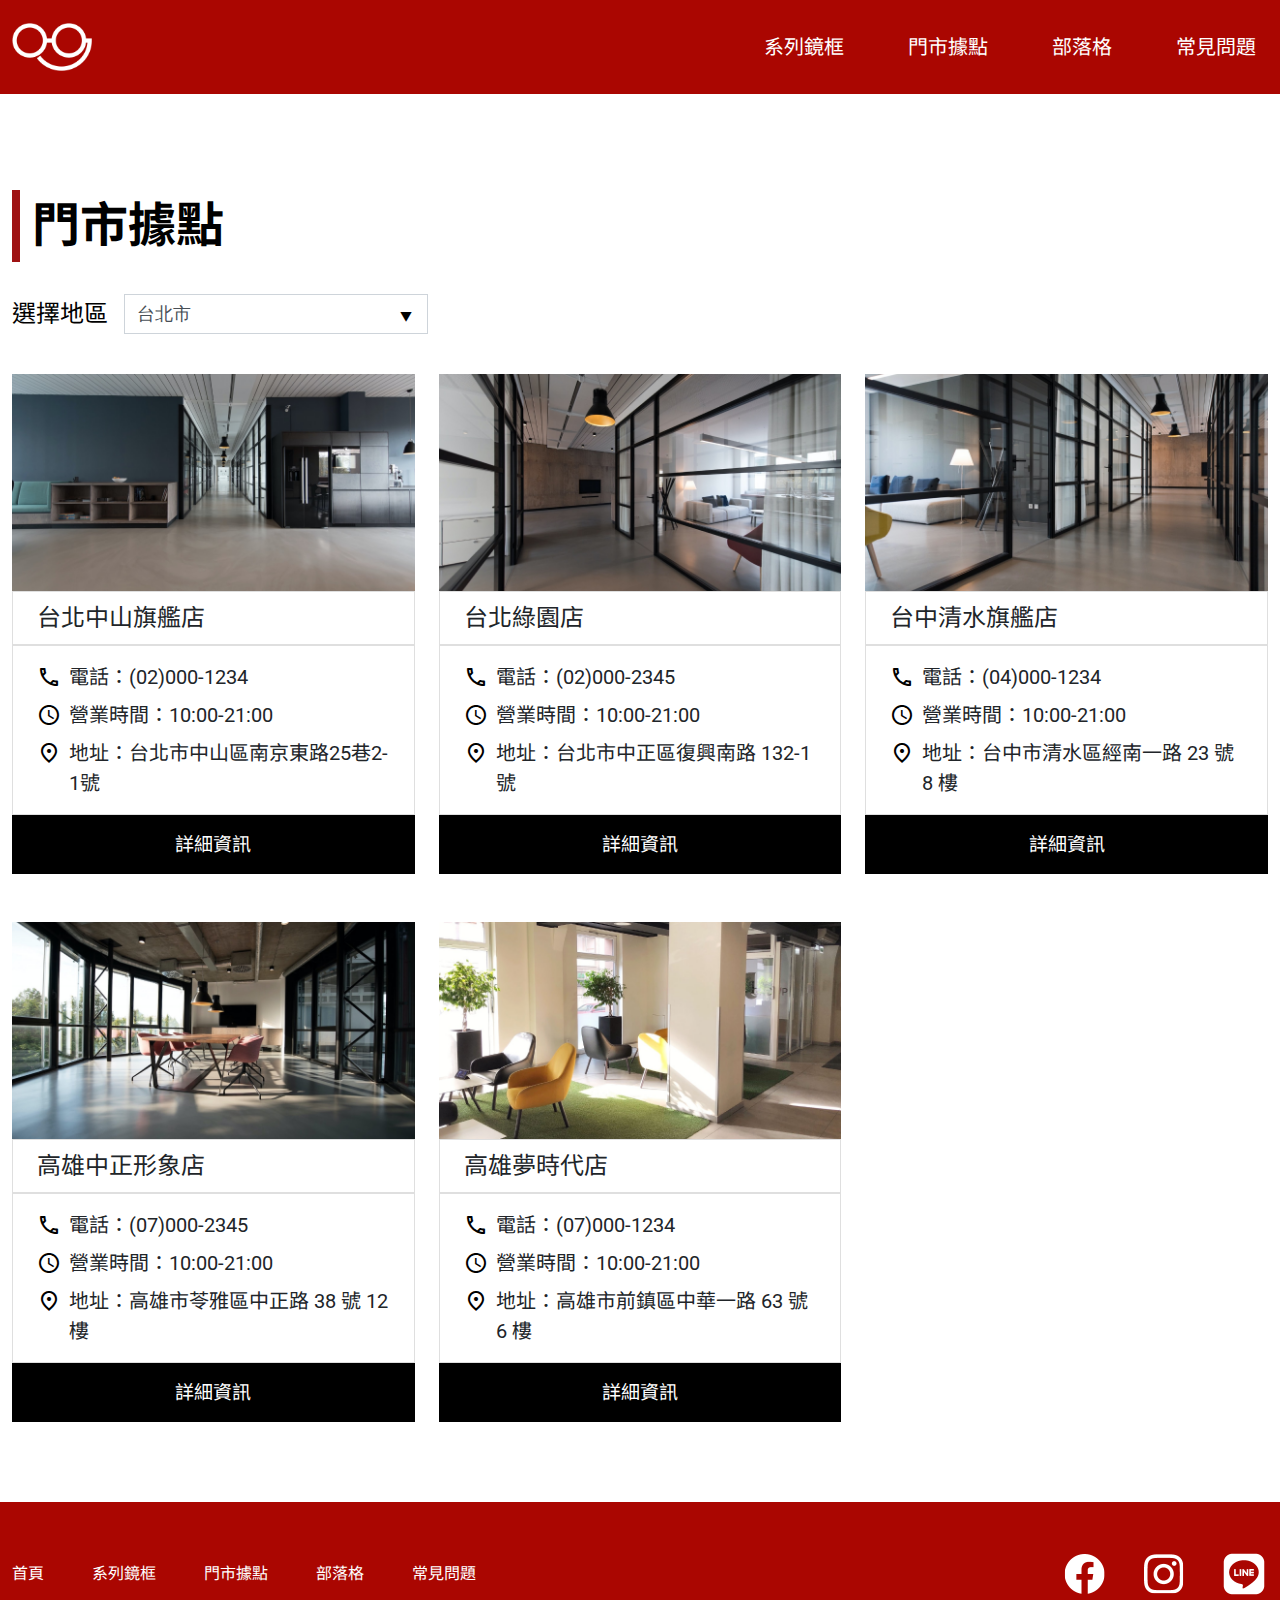
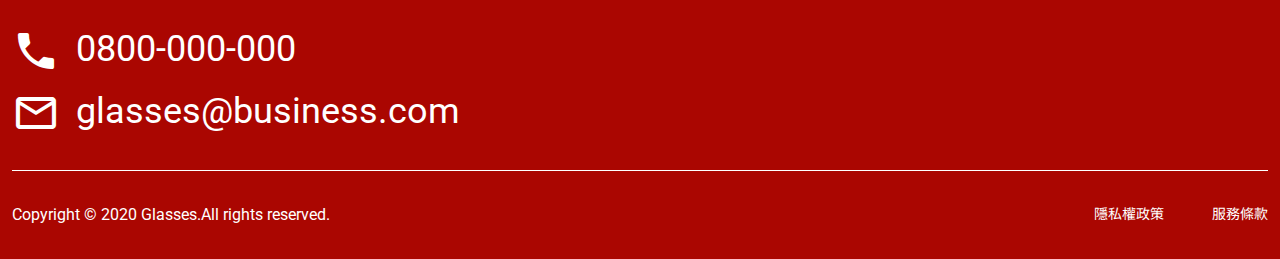
<file: stores.html>
<!DOCTYPE html>
<html lang="en">

<head>
  <meta charset="UTF-8">
  <meta name="viewport" content="width=device-width, initial-scale=1.0">
  <meta http-equiv="X-UA-Compatible" content="ie=edge">
  <title>門市據點 | W3-眼鏡官網</title>
  <link rel="stylesheet" href="./assets/style/all.css">
</head>

<body>
  <header>
    <div class="container">
      <a href="./index.html">
        <img class="logo" src="./assets/images/logo-white.png" alt="logo">
      </a>
      <ul class="nav">
        <li class="nav-item"><a class="nav-link" href="./product-optical.html">系列鏡框</a></li>
        <li class="nav-item"><a class="nav-link" href="./stores.html">門市據點</a></li>
        <li class="nav-item"><a class="nav-link" href="./blog.html">部落格</a></li>
        <li class="nav-item"><a class="nav-link" href="./faq.html">常見問題</a></li>
      </ul>
      <div class="nav-btn">
        <span class="material-icons md-light">
          menu
        </span>
      </div>
    </div>
  </header>

  
<main class="wrap">
  <div class="container">
    <h1 class="title">門市據點</h1>
    <div class="option">
      <p class="option-title">選擇地區</p>
      <select>
        <option value="台北市">台北市</option>
        <option value="台中市">台中市</option>
        <option value="高雄市">高雄市</option>
      </select>
    </div>
    <ul class="store-list">
      <li class="store-card card-1-2-3">
        <img src="./assets/images/store-1.png" alt="台北中山旗艦店" class="store-pic">
        <h2 class="store-name">台北中山旗艦店</h2>
        <ul class="store-info">
          <li class="store-info-item">
            <span class="material-icons-outlined">
              call
            </span>
            <p class="store-phone">電話：(02)000-1234</p>
          </li>
          <li class="store-info-item">
            <span class="material-icons-outlined">
              schedule
            </span>
            <p class="store-hours">營業時間：10:00-21:00</p>
          </li>
          <li class="store-info-item">
            <span class="material-icons-outlined">
              place
            </span>
            <p class="store-address">地址：台北市中山區南京東路25巷2-1號</p>
          </li>
        </ul>
        <a href="./store-page.html" class="more-btn">詳細資訊</a>
      </li>
      <li class="store-card card-1-2-3">
        <img src="./assets/images/store-2.png" alt="台北綠園店" class="store-pic">
        <h2 class="store-name">台北綠園店</h2>
        <ul class="store-info">
          <li class="store-info-item">
            <span class="material-icons-outlined">
              call
            </span>
            <p class="store-phone">電話：(02)000-2345</p>
          </li>
          <li class="store-info-item">
            <span class="material-icons-outlined">
              schedule
            </span>
            <p class="store-hours">營業時間：10:00-21:00</p>
          </li>
          <li class="store-info-item">
            <span class="material-icons-outlined">
              place
            </span>
            <p class="store-address">地址：台北市中正區復興南路 132-1 號</p>
          </li>
        </ul>
        <a href="./store-page.html" class="more-btn">詳細資訊</a>
      </li>
      <li class="store-card card-1-2-3">
        <img src="./assets/images/store-3.png" alt="台中清水旗艦店" class="store-pic">
        <h2 class="store-name">台中清水旗艦店</h2>
        <ul class="store-info">
          <li class="store-info-item">
            <span class="material-icons-outlined">
              call
            </span>
            <p class="store-phone">電話：(04)000-1234</p>
          </li>
          <li class="store-info-item">
            <span class="material-icons-outlined">
              schedule
            </span>
            <p class="store-hours">營業時間：10:00-21:00</p>
          </li>
          <li class="store-info-item">
            <span class="material-icons-outlined">
              place
            </span>
            <p class="store-address">地址：台中市清水區經南一路 23 號 8 樓</p>
          </li>
        </ul>
        <a href="./store-page.html" class="more-btn">詳細資訊</a>
      </li>
      <li class="store-card card-1-2-3">
        <img src="./assets/images/store-4.png" alt="高雄中正形象店" class="store-pic">
        <h2 class="store-name">高雄中正形象店</h2>
        <ul class="store-info">
          <li class="store-info-item">
            <span class="material-icons-outlined">
              call
            </span>
            <p class="store-phone">電話：(07)000-2345</p>
          </li>
          <li class="store-info-item">
            <span class="material-icons-outlined">
              schedule
            </span>
            <p class="store-hours">營業時間：10:00-21:00</p>
          </li>
          <li class="store-info-item">
            <span class="material-icons-outlined">
              place
            </span>
            <p class="store-address">地址：高雄市苓雅區中正路 38 號 12 樓</p>
          </li>
        </ul>
        <a href="./store-page.html" class="more-btn">詳細資訊</a>
      </li>
      <li class="store-card card-1-2-3">
        <img src="./assets/images/store-5.png" alt="高雄夢時代店" class="store-pic">
        <h2 class="store-name">高雄夢時代店</h2>
        <ul class="store-info">
          <li class="store-info-item">
            <span class="material-icons-outlined">
              call
            </span>
            <p class="store-phone">電話：(07)000-1234</p>
          </li>
          <li class="store-info-item">
            <span class="material-icons-outlined">
              schedule
            </span>
            <p class="store-hours">營業時間：10:00-21:00</p>
          </li>
          <li class="store-info-item">
            <span class="material-icons-outlined">
              place
            </span>
            <p class="store-address">地址：高雄市前鎮區中華一路 63 號 6 樓</p>
          </li>
        </ul>
        <a href="./store-page.html" class="more-btn">詳細資訊</a>
      </li>
    </ul>
  </div>
</main>

  <footer>
    <div class="container">
      <div class="information">
        <ul class="nav">
          <li class="nav-item"><a href="./index.html" class="nav-link">首頁</a></li>
          <li class="nav-item"><a href="./product-optical.html" class="nav-link">系列鏡框</a></li>
          <li class="nav-item"><a href="./stores.html" class="nav-link">門市據點</a></li>
          <li class="nav-item"><a href="./blog.html" class="nav-link">部落格</a></li>
          <li class="nav-item"><a href="./faq.html" class="nav-link">常見問題</a></li>
        </ul>
        <ul class="social">
          <li class="social-item"><a href="https://zh-tw.facebook.com/" target="_blank" class="social-link"><img class="social-image" src="./assets/images/ic-social-fb.png" alt=""></a></li>
          <li class="social-item"><a href="https://www.instagram.com/" target="_blank" class="social-link"><img class="social-image" src="./assets/images/ic_social_ig.png" alt=""></a></li>
          <li class="social-item"><a href="https://line.me/zh-hant/" target="_blank" class="social-link"><img class="social-image" src="./assets/images/ic_social_line.png" alt=""></a></li>
        </ul>
        <ul class="contact">
          <li class="contact-item"><a href="tel:+886-800-000-000" class="contact-link"><span class="material-icons">phone</span>0800-000-000</a></li>
          <li class="contact-item"><a href="mailto:glasses@business.com" class="contact-link"><span class="material-icons">mail_outline</span>glasses@business.com</a></li>
        </ul>
      </div>
      <div class="copyright">
        <p class="copyright-item">Copyright © 2020 Glasses.All rights reserved.</p>
        <a class="copyright-item" href="#" target="_blank">隱私權政策</a>
        <a class="copyright-item" href="#" target="_blank">服務條款</a>
      </div>
    </div>
  </footer>
  <script src="./assets/js/vendors.js"></script>
  <script src="./assets/js/all.js"></script>
</body>

</html>
</file>
<file: assets/style/all.css>
@charset "UTF-8";
/* http://meyerweb.com/eric/tools/css/reset/
   v2.0 | 20110126
   License: none (public domain)
*/
@import url("https://fonts.googleapis.com/css2?family=Noto+Sans+TC&family=Roboto&display=swap");
@import url("https://fonts.googleapis.com/icon?family=Material+Icons");
@import url("https://fonts.googleapis.com/css2?family=Material+Icons+Outlined");
html, body, div, span, applet, object, iframe,
h1, h2, h3, h4, h5, h6, p, blockquote, pre,
a, abbr, acronym, address, big, cite, code,
del, dfn, em, img, ins, kbd, q, s, samp,
small, strike, strong, sub, sup, tt, var,
b, u, i, center,
dl, dt, dd, ol, ul, li,
fieldset, form, label, legend,
table, caption, tbody, tfoot, thead, tr, th, td,
article, aside, canvas, details, embed,
figure, figcaption, footer, header, hgroup,
menu, nav, output, ruby, section, summary,
time, mark, audio, video {
  margin: 0;
  padding: 0;
  border: 0;
  font-size: 100%;
  font: inherit;
  vertical-align: baseline; }

/* HTML5 display-role reset for older browsers */
article, aside, details, figcaption, figure,
footer, header, hgroup, menu, nav, section {
  display: block; }

body {
  line-height: 1; }

ol, ul {
  list-style: none; }

blockquote, q {
  quotes: none; }

blockquote:before, blockquote:after,
q:before, q:after {
  content: '';
  content: none; }

table {
  border-collapse: collapse;
  border-spacing: 0; }

body {
  line-height: 1.5; }

img {
  display: block;
  max-width: 100%;
  height: auto; }

*, *::before, *::after {
  -webkit-box-sizing: border-box;
          box-sizing: border-box; }

a {
  text-decoration: none; }
  a:hover {
    cursor: pointer; }

select {
  -webkit-appearance: none;
     -moz-appearance: none;
          appearance: none;
  background-color: transparent;
  border: none;
  padding: 0;
  margin: 0;
  width: 100%; }

body {
  font-family: "Roboto", "Noto Sans TC", sans-serif; }

.card-1-2-3 {
  max-width: 100%; }
  @media (min-width: 768px) {
    .card-1-2-3 {
      max-width: 50%;
      padding-left: 12px;
      padding-right: 12px; } }
  @media (min-width: 1280px) {
    .card-1-2-3 {
      max-width: 33.333333%;
      padding-left: 12px;
      padding-right: 12px; } }

.card-1-2-4 {
  max-width: 100%; }
  @media (min-width: 768px) {
    .card-1-2-4 {
      max-width: 50%;
      padding-left: 12px;
      padding-right: 12px; } }
  @media (min-width: 1280px) {
    .card-1-2-4 {
      max-width: 25%;
      padding-left: 12px;
      padding-right: 12px; } }

.container {
  max-width: 100%;
  padding-left: 13px;
  padding-right: 14px; }
  @media (min-width: 768px) {
    .container {
      max-width: 100%;
      padding-left: 36px;
      padding-right: 36px; } }
  @media (min-width: 1280px) {
    .container {
      max-width: 1320px;
      margin: 0 auto;
      padding-right: 12px;
      padding-left: 12px; } }

header {
  background-color: #aa0601; }
  header .container {
    padding: 16px 15px;
    display: -webkit-box;
    display: -ms-flexbox;
    display: flex;
    -webkit-box-pack: justify;
        -ms-flex-pack: justify;
            justify-content: space-between;
    -webkit-box-align: center;
        -ms-flex-align: center;
            align-items: center; }
    @media (min-width: 768px) {
      header .container {
        padding: 16px 36px; } }
    @media (min-width: 1280px) {
      header .container {
        padding: 16px 12px; } }
  header a {
    color: #ffffff;
    cursor: pointer;
    -webkit-transition: all .1s;
    -o-transition: all .1s;
    transition: all .1s; }
    header a:hover {
      color: #CED4DA;
      -webkit-transform: scale(1.1);
          -ms-transform: scale(1.1);
              transform: scale(1.1); }
  header .nav {
    display: none; }
    @media (min-width: 768px) {
      header .nav {
        display: -webkit-box;
        display: -ms-flexbox;
        display: flex;
        gap: 64px; }
        header .nav .nav-link {
          display: block;
          font-size: 20px;
          line-height: 30px;
          font-weight: 400; } }
    @media (min-width: 1280px) {
      header .nav {
        padding: 16px 12px; } }
  header .logo {
    width: 80px; }
  header .material-icons {
    font-size: 40px; }
  @media (min-width: 768px) {
    header .nav-btn {
      display: none; } }

footer {
  background-color: #aa0601; }
  footer a {
    color: #ffffff;
    cursor: pointer;
    -webkit-transition: all .1s;
    -o-transition: all .1s;
    transition: all .1s; }
    footer a:hover {
      color: #CED4DA;
      -webkit-transform: scale(1.1);
          -ms-transform: scale(1.1);
              transform: scale(1.1); }
  footer .container {
    padding: 24px 15px; }
    @media (min-width: 768px) {
      footer .container {
        padding: 48px 36px 40px; } }
    @media (min-width: 1280px) {
      footer .container {
        padding: 48px 12px 32px; } }
  footer .nav {
    display: none; }
    @media (min-width: 768px) {
      footer .nav {
        display: -webkit-box;
        display: -ms-flexbox;
        display: flex;
        gap: 48px; }
        footer .nav .nav-link {
          display: block;
          font-size: 16px;
          line-height: 24px;
          font-weight: 400; } }

.information {
  display: -webkit-box;
  display: -ms-flexbox;
  display: flex;
  -webkit-box-pack: justify;
      -ms-flex-pack: justify;
          justify-content: space-between;
  -webkit-box-orient: horizontal;
  -webkit-box-direction: reverse;
      -ms-flex-direction: row-reverse;
          flex-direction: row-reverse;
  border-bottom: 1px solid #ffffff;
  padding-bottom: 24px;
  margin-bottom: 16px; }
  @media (min-width: 768px) {
    .information {
      -webkit-box-orient: horizontal;
      -webkit-box-direction: normal;
          -ms-flex-direction: row;
              flex-direction: row;
      -ms-flex-wrap: wrap;
          flex-wrap: wrap;
      -webkit-box-align: center;
          -ms-flex-align: center;
              align-items: center;
      padding-bottom: 32px;
      margin-bottom: 32px; } }

.social {
  display: -webkit-box;
  display: -ms-flexbox;
  display: flex;
  gap: 8px; }
  @media (min-width: 768px) {
    .social {
      gap: 16px; } }
  @media (min-width: 1280px) {
    .social {
      gap: 32px; } }

.social-image {
  width: 24px; }
  @media (min-width: 768px) {
    .social-image {
      width: 40px; } }
  @media (min-width: 1280px) {
    .social-image {
      width: 48px; } }

.contact .material-icons {
  margin-right: 8px; }

@media (min-width: 768px) {
  .contact {
    width: 100%; }
    .contact .material-icons {
      font-size: 48px;
      margin-right: 16px; } }

.contact-item + .contact-item {
  margin-top: 8px; }

@media (min-width: 768px) {
  .contact-item:first-child {
    margin-top: 24px; } }

.contact-link {
  font-size: 16px;
  line-height: 24px;
  font-weight: 400; }
  @media (min-width: 768px) {
    .contact-link {
      font-size: 36px;
      line-height: 54px; } }

@media (min-width: 768px) {
  .copyright {
    display: -webkit-box;
    display: -ms-flexbox;
    display: flex;
    -webkit-box-align: center;
        -ms-flex-align: center;
            align-items: center;
    gap: 48px; } }

.copyright-item {
  display: block;
  color: #ffffff;
  font-size: 16px;
  line-height: 24px;
  font-weight: 400; }
  .copyright-item + .copyright-item {
    margin-top: 8px; }
  @media (min-width: 768px) {
    .copyright-item:not(.copyright-item:first-child) {
      font-size: 14px;
      line-height: 21px; }
    .copyright-item:first-child {
      margin-right: auto; }
    .copyright-item + .copyright-item {
      margin: 0; } }

main.wrap {
  padding-top: 40px;
  padding-bottom: 64px; }
  @media (min-width: 768px) {
    main.wrap {
      padding-top: 80px;
      padding-bottom: 80px; } }
  @media (min-width: 1280px) {
    main.wrap {
      padding-top: 96px;
      padding-bottom: 80px; } }

h1.title {
  font-size: 24px;
  line-height: 36px;
  font-weight: 700;
  padding-left: 12px;
  margin-bottom: 24px;
  border-left: 8px solid #9f1213; }
  @media (min-width: 768px) {
    h1.title {
      font-size: 48px;
      line-height: 72px;
      margin-bottom: 32px; } }

.option {
  position: relative;
  display: -webkit-box;
  display: -ms-flexbox;
  display: flex;
  -webkit-box-align: center;
      -ms-flex-align: center;
          align-items: center; }
  @media (min-width: 768px) {
    .option {
      max-width: 416px; } }
  .option .option-title {
    font-size: 16px;
    line-height: 24px;
    font-weight: 400;
    margin-right: 8px; }
    @media (min-width: 768px) {
      .option .option-title {
        font-size: 24px;
        line-height: 36px;
        margin-right: 16px; } }
  .option select {
    font-size: 18px;
    line-height: 26px;
    font-weight: 400;
    color: #495057;
    padding: 6px 12px;
    border: 1px solid #CED4DA;
    -webkit-box-flex: 1;
        -ms-flex: 1;
            flex: 1; }
  .option::after {
    content: "▼";
    padding: 14px 6px;
    position: absolute;
    right: 10px;
    top: 0;
    z-index: 1;
    font-size: 12px;
    text-align: center;
    pointer-events: none;
    -webkit-box-sizing: border-box;
            box-sizing: border-box; }

/* ----material icon---- */
.material-icons, .material-icons-outlined {
  vertical-align: middle; }

/* Rules for sizing the icon. */
.material-icons.md-18 {
  font-size: 18px; }

.material-icons.md-24 {
  font-size: 24px; }

.material-icons.md-36 {
  font-size: 36px; }

.material-icons.md-48 {
  font-size: 48px; }

/* Rules for using icons as black on a light background. */
.material-icons.md-dark {
  color: rgba(0, 0, 0, 0.54); }

.material-icons.md-dark.md-inactive {
  color: rgba(0, 0, 0, 0.26); }

/* Rules for using icons as white on a dark background. */
.material-icons.md-light {
  color: white; }

.material-icons.md-light.md-inactive {
  color: rgba(255, 255, 255, 0.3); }

.pagination {
  display: -webkit-box;
  display: -ms-flexbox;
  display: flex;
  -webkit-box-pack: center;
      -ms-flex-pack: center;
          justify-content: center; }

.page-item {
  border: 1px solid #555555;
  margin-left: -1px; }

.page-item.disabled {
  background-color: #F2F2F2; }

.page-item.active {
  background-color: #000000; }
  .page-item.active .page-link {
    color: #ffffff; }

.page-last-link, .page-next-link {
  display: block;
  color: #555555;
  font-size: 16px;
  font-weight: 400;
  line-height: 21px;
  cursor: pointer;
  -webkit-transition: all .1s;
  -o-transition: all .1s;
  transition: all .1s;
  padding: 12px 12.5px; }
  .page-last-link:hover, .page-next-link:hover {
    -webkit-transform: scale(1.05);
        -ms-transform: scale(1.05);
            transform: scale(1.05);
    color: #aa0601; }
  @media (min-width: 768px) {
    .page-last-link, .page-next-link {
      font-size: 19px;
      line-height: 26px;
      padding: 11px 12px; } }

.page-link {
  display: block;
  color: #555555;
  font-size: 16px;
  font-weight: 400;
  line-height: 21px;
  cursor: pointer;
  -webkit-transition: all .1s;
  -o-transition: all .1s;
  transition: all .1s;
  padding: 12px 15px; }
  .page-link:hover {
    -webkit-transform: scale(1.05);
        -ms-transform: scale(1.05);
            transform: scale(1.05);
    color: #aa0601; }
  @media (min-width: 768px) {
    .page-link {
      font-size: 18px;
      line-height: 24px;
      padding: 12px 16px; } }

.tab {
  display: -webkit-box;
  display: -ms-flexbox;
  display: flex; }
  @media (min-width: 1280px) {
    .tab {
      max-width: 1320px;
      margin: 0 auto;
      padding-right: 12px;
      padding-left: 12px; } }
  .tab .tab-item {
    width: 33.333333%;
    border: 1px solid #DCDCDC;
    position: relative; }
    .tab .tab-item.active::after {
      content: '';
      position: absolute;
      height: 8px;
      width: calc(100% + 2px);
      left: -1px;
      bottom: -1px;
      background-color: #aa0601; }
  .tab .tab-link {
    display: block;
    text-align: center;
    font-size: 16px;
    line-height: 24px;
    font-weight: 500;
    padding: 16px 0;
    color: #000000;
    cursor: pointer;
    -webkit-transition: all .1s;
    -o-transition: all .1s;
    transition: all .1s; }
    .tab .tab-link:hover {
      color: #aa0601;
      background-color: #fbf2f2; }
    @media (min-width: 768px) {
      .tab .tab-link {
        font-size: 24px;
        line-height: 36px; } }
    @media (min-width: 1280px) {
      .tab .tab-link {
        font-size: 32px;
        line-height: 48px; } }

.banner {
  display: -webkit-box;
  display: -ms-flexbox;
  display: flex;
  max-width: 100%; }
  .banner img {
    width: 50%; }
  .banner.mobile-none {
    display: none; }
    @media (min-width: 1280px) {
      .banner.mobile-none {
        display: -webkit-box;
        display: -ms-flexbox;
        display: flex; } }
  @media (min-width: 1280px) {
    .banner.desktop-none {
      display: none; } }

.product-title, .product-subtitle {
  font-size: 24px;
  line-height: 36px;
  font-weight: 500;
  text-align: center; }
  @media (min-width: 768px) {
    .product-title, .product-subtitle {
      font-size: 42px;
      line-height: 63px; } }

.product-subtitle {
  font-weight: 400; }
  @media (min-width: 768px) {
    .product-subtitle {
      font-size: 32px;
      line-height: 48px; } }

@media (min-width: 1280px) {
  main.wrap.product {
    padding-top: 80px; } }

.product-wrap {
  display: -webkit-box;
  display: -ms-flexbox;
  display: flex;
  -ms-flex-wrap: wrap;
      flex-wrap: wrap;
  row-gap: 24px;
  padding-top: 24px;
  padding-bottom: 64px; }
  @media (min-width: 768px) {
    .product-wrap {
      margin-left: -12px;
      margin-right: -12px; } }
  @media (min-width: 1280px) {
    .product-wrap {
      row-gap: 48px; } }
  @media (min-width: 768px) {
    .product-wrap {
      row-gap: 40px;
      padding-top: 32px;
      padding-bottom: 80px; } }
  @media (min-width: 1280px) {
    .product-wrap {
      row-gap: 80px; } }

.product-card .product-link {
  display: -webkit-box;
  display: -ms-flexbox;
  display: flex;
  -ms-flex-wrap: wrap;
      flex-wrap: wrap; }

.product-card .product-picture {
  aspect-ratio: 2.07143; }
  @media (min-width: 768px) {
    .product-card .product-picture {
      aspect-ratio: 2; } }
  @media (min-width: 1280px) {
    .product-card .product-picture {
      aspect-ratio: 1.82143; } }

.product-card .product-name {
  width: 50%;
  font-size: 24px;
  line-height: 36px;
  font-weight: 400;
  color: #000000; }

.product-card .prodcut-price {
  width: 50%;
  text-align: right;
  font-size: 24px;
  line-height: 36px;
  font-weight: 500;
  color: #aa0601; }

.product-card .product-color {
  font-size: 0; }
  .product-card .product-color .bg-brown {
    background-color: #5F3E2D; }
  .product-card .product-color .bg-orange {
    background-color: #B75929; }
  .product-card .product-color span {
    display: inline-block;
    vertical-align: middle;
    border-radius: 4px;
    width: 24px;
    height: 24px;
    margin-right: 8px; }

h2.subtitle {
  font-size: 24px;
  line-height: 36px;
  font-weight: 700;
  margin-bottom: 24px; }

.faq-item + .faq-item {
  margin-top: 24px; }
  @media (min-width: 768px) {
    .faq-item + .faq-item {
      margin-top: 32px; } }

.faq-item h3 {
  font-size: 20px;
  line-height: 30px;
  font-weight: 700;
  margin-bottom: 8px; }

.faq-item p {
  font-size: 16px;
  line-height: 24px;
  font-weight: 400; }

.store-list {
  padding-top: 24px;
  display: -webkit-box;
  display: -ms-flexbox;
  display: flex;
  -ms-flex-wrap: wrap;
      flex-wrap: wrap;
  row-gap: 24px; }
  @media (min-width: 768px) {
    .store-list {
      padding-top: 40px; } }
  @media (min-width: 768px) {
    .store-list {
      margin-left: -12px;
      margin-right: -12px; } }
  @media (min-width: 1280px) {
    .store-list {
      row-gap: 48px; } }

.store-name {
  font-size: 24px;
  line-height: 36px;
  color: #212529;
  border: 1px solid #00000020;
  padding-left: 24px;
  padding-top: 8px;
  padding-bottom: 8px; }

.store-pic {
  aspect-ratio: calc(348 / 224); }
  @media (min-width: 768px) {
    .store-pic {
      aspect-ratio: calc(336 / 224); } }
  @media (min-width: 1280px) {
    .store-pic {
      aspect-ratio: calc(416 / 224); } }

.store-info {
  padding: 16px 24px;
  border: 1px solid #00000020; }
  .store-info .material-icons-outlined {
    font-size: 24px;
    line-height: 30px;
    margin-right: 8px; }
  .store-info p {
    font-size: 20px;
    line-height: 30px;
    color: #212529; }

.store-info-item {
  display: -webkit-box;
  display: -ms-flexbox;
  display: flex; }
  .store-info-item + .store-info-item {
    margin-top: 8px; }

.more-btn {
  font-size: 19px;
  line-height: 27px;
  background-color: #000000;
  color: #ffffff;
  display: block;
  width: 100%;
  text-align: center;
  padding: 16px 0;
  cursor: pointer;
  -webkit-transition: all .1s;
  -o-transition: all .1s;
  transition: all .1s; }
  .more-btn:hover {
    background-color: #212529; }

.content {
  padding-top: 24px; }
  .content iframe {
    width: 100%;
    height: 208px; }
    @media (min-width: 768px) {
      .content iframe {
        height: 414px; } }
    @media (min-width: 1280px) {
      .content iframe {
        max-width: 57.56%; } }
  @media (min-width: 1280px) {
    .content {
      display: -webkit-box;
      display: -ms-flexbox;
      display: flex; } }

.store-information {
  padding-bottom: 24px; }
  @media (min-width: 768px) {
    .store-information {
      display: -webkit-box;
      display: -ms-flexbox;
      display: flex;
      margin-left: -12px;
      margin-right: -12px; }
      .store-information .store-pic {
        max-width: 50%;
        padding-left: 12px;
        padding-right: 12px;
        aspect-ratio: unset; }
      .store-information .detail {
        max-width: 50%;
        padding-left: 12px;
        padding-right: 12px; } }
  @media (min-width: 1280px) {
    .store-information {
      padding-bottom: 0;
      display: block;
      max-width: 40.586%;
      margin-left: 0px;
      margin-right: 24px; }
      .store-information .store-pic {
        padding: 0;
        max-width: 100%;
        aspect-ratio: 2.35714; }
      .store-information .detail {
        padding: 0;
        max-width: 100%; } }

.blog-nav {
  display: none; }
  @media (min-width: 768px) {
    .blog-nav {
      display: block;
      background-color: #650300; }
      .blog-nav .container {
        display: -webkit-box;
        display: -ms-flexbox;
        display: flex;
        -webkit-box-pack: justify;
            -ms-flex-pack: justify;
                justify-content: space-between; } }

.blog-nav-list {
  display: -webkit-box;
  display: -ms-flexbox;
  display: flex;
  gap: 48px; }

.blog-nav-link {
  display: block;
  font-size: 20px;
  color: #ffffff;
  padding-top: 13px;
  padding-bottom: 13px;
  cursor: pointer;
  -webkit-transition: all .1s;
  -o-transition: all .1s;
  transition: all .1s; }
  .blog-nav-link:hover {
    color: #555555; }

.search-link.material-icons {
  display: block;
  padding-top: 8px;
  padding-bottom: 8px;
  color: #ffffff;
  font-size: 40px;
  cursor: pointer;
  -webkit-transition: all .1s;
  -o-transition: all .1s;
  transition: all .1s; }
  .search-link.material-icons:hover {
    color: #555555; }

.article-list {
  margin-bottom: 80px; }

.article-item + .article-item {
  margin-top: 24px; }
  @media (min-width: 1280px) {
    .article-item + .article-item {
      margin-top: 60px; } }

@media (min-width: 768px) {
  .article-item {
    display: -webkit-box;
    display: -ms-flexbox;
    display: flex; } }

.article-head {
  margin-bottom: 8px; }
  @media (min-width: 768px) {
    .article-head {
      max-width: 50%;
      padding-right: 12px;
      margin-bottom: 0px; } }

.article-body {
  display: -webkit-box;
  display: -ms-flexbox;
  display: flex;
  -ms-flex-wrap: wrap;
      flex-wrap: wrap; }
  @media (min-width: 768px) {
    .article-body {
      max-width: 50%;
      padding-left: 12px;
      -ms-flex-line-pack: start;
          align-content: flex-start; } }
  @media (min-width: 1280px) {
    .article-body {
      display: block;
      position: relative; } }

.article-title {
  width: 100%;
  color: #650300;
  font-size: 24px;
  line-height: 36px;
  font-weight: 400; }
  @media (min-width: 1280px) {
    .article-title {
      font-size: 32px;
      line-height: 48px; } }

.article-subtitle {
  font-size: 16px;
  line-height: 24px;
  font-weight: 500;
  position: relative;
  width: 100%; }
  @media (min-width: 768px) {
    .article-subtitle {
      margin-bottom: 4px; } }
  @media (min-width: 1280px) {
    .article-subtitle {
      font-size: 20px;
      line-height: 30px;
      margin-bottom: 16px; } }

.article-updated {
  font-size: 16px;
  line-height: 24px;
  font-weight: 500;
  opacity: 0.7;
  position: absolute;
  right: 0; }
  @media (min-width: 1280px) {
    .article-updated {
      line-height: 30px; } }

.article-note {
  display: none; }

@media (min-width: 768px) {
  .article-note-tablet {
    font-size: 16px;
    line-height: 24px;
    font-weight: 400;
    color: #555555;
    display: block; } }

@media (min-width: 1280px) {
  .article-note-tablet {
    display: none; } }

@media (min-width: 1280px) {
  .article-note-desktop {
    font-size: 20px;
    line-height: 30px;
    font-weight: 400;
    color: #555555;
    display: block; } }

.more-link {
  display: none;
  cursor: pointer;
  -webkit-transition: all .1s;
  -o-transition: all .1s;
  transition: all .1s; }
  @media (min-width: 1280px) {
    .more-link {
      display: block;
      color: #650300;
      font-size: 36px;
      line-height: 54px;
      font-weight: 900;
      position: absolute;
      bottom: 0;
      right: 0; } }
  .more-link:hover {
    color: #fbf2f2; }

/*# sourceMappingURL=all.css.map */
</file>
